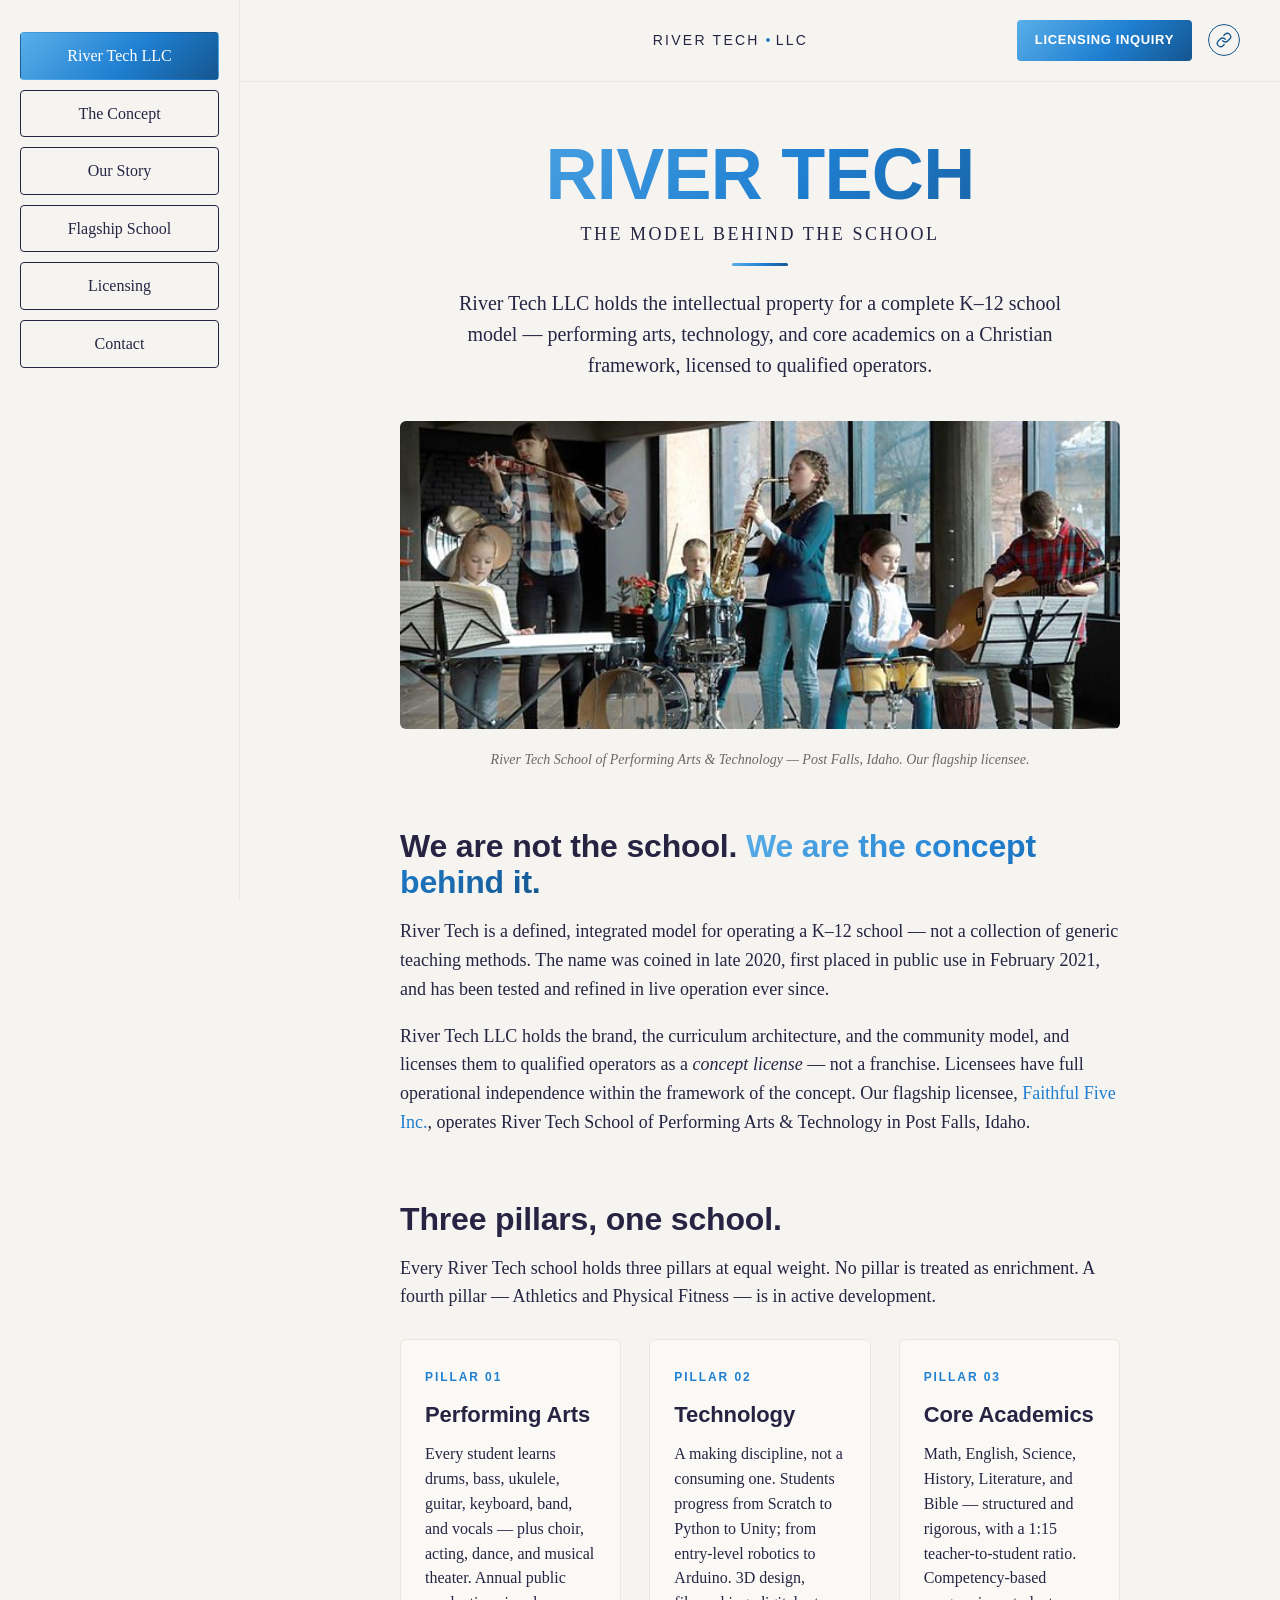
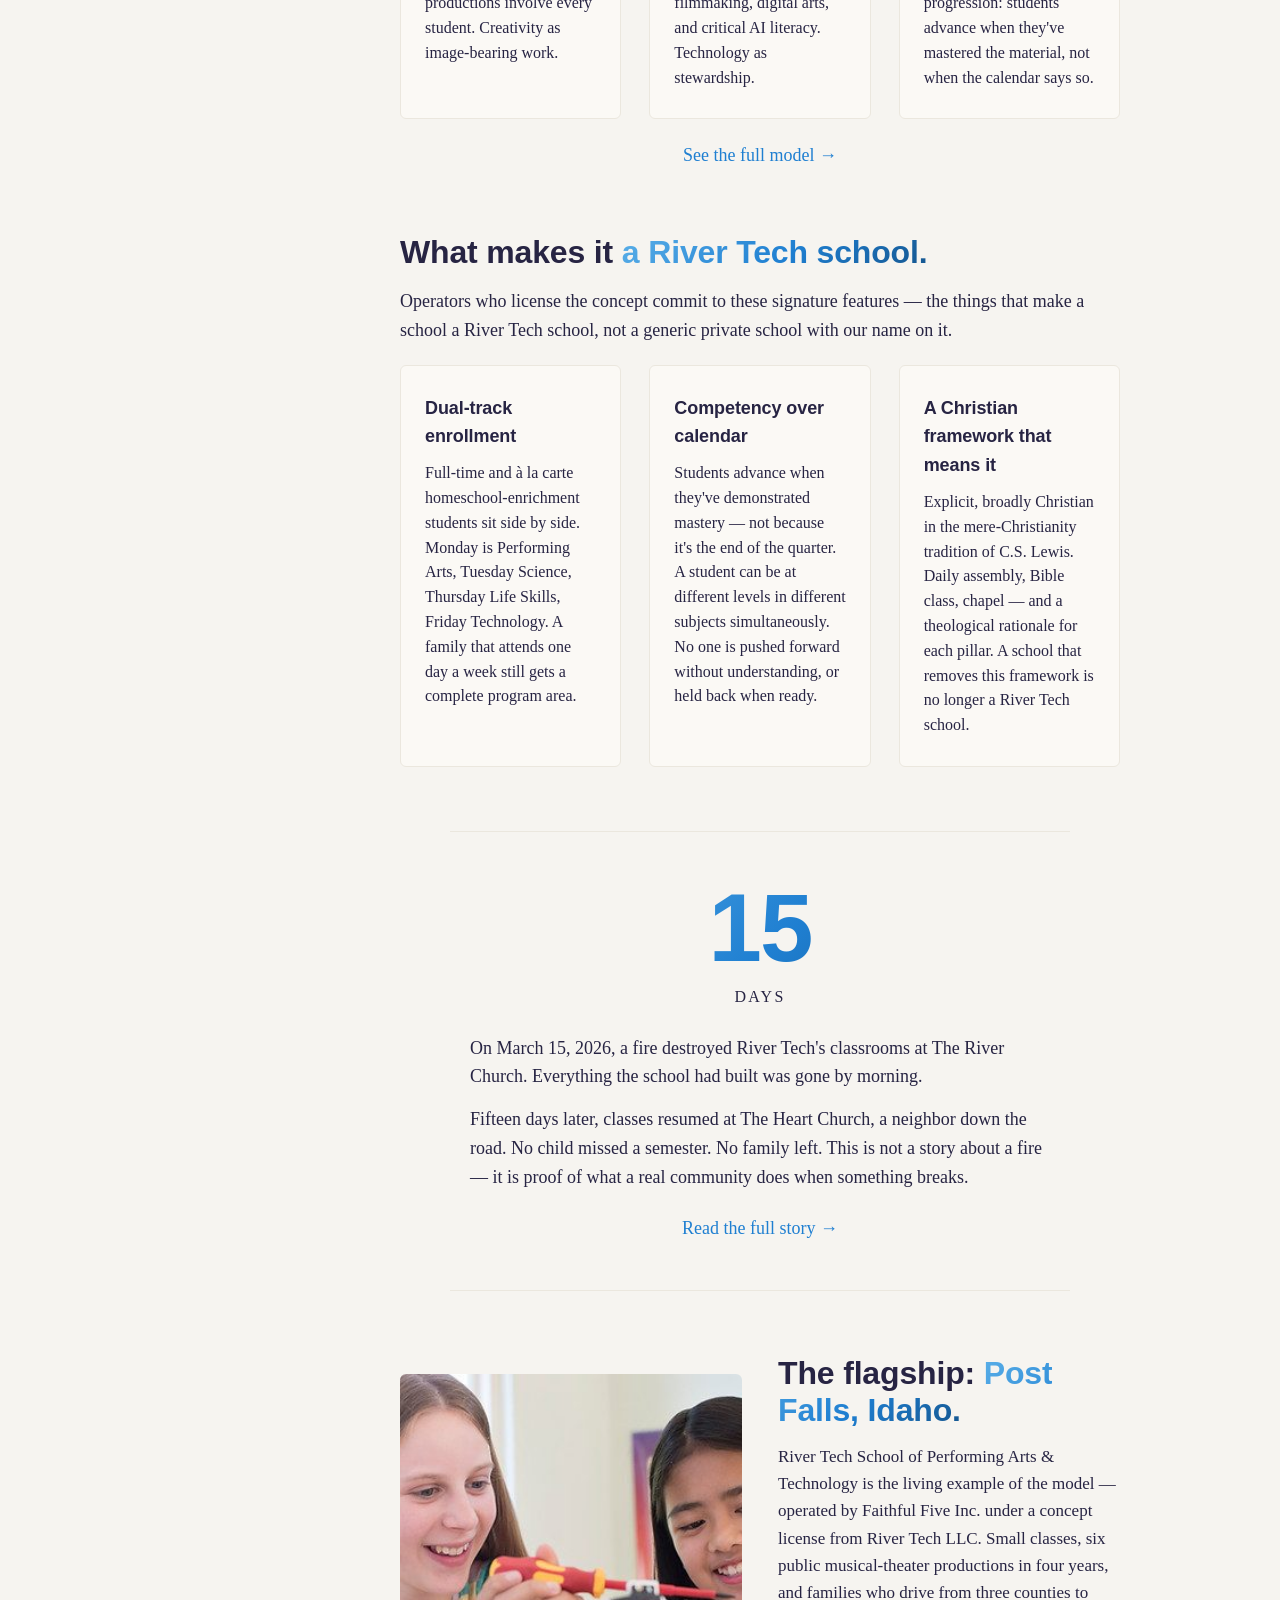
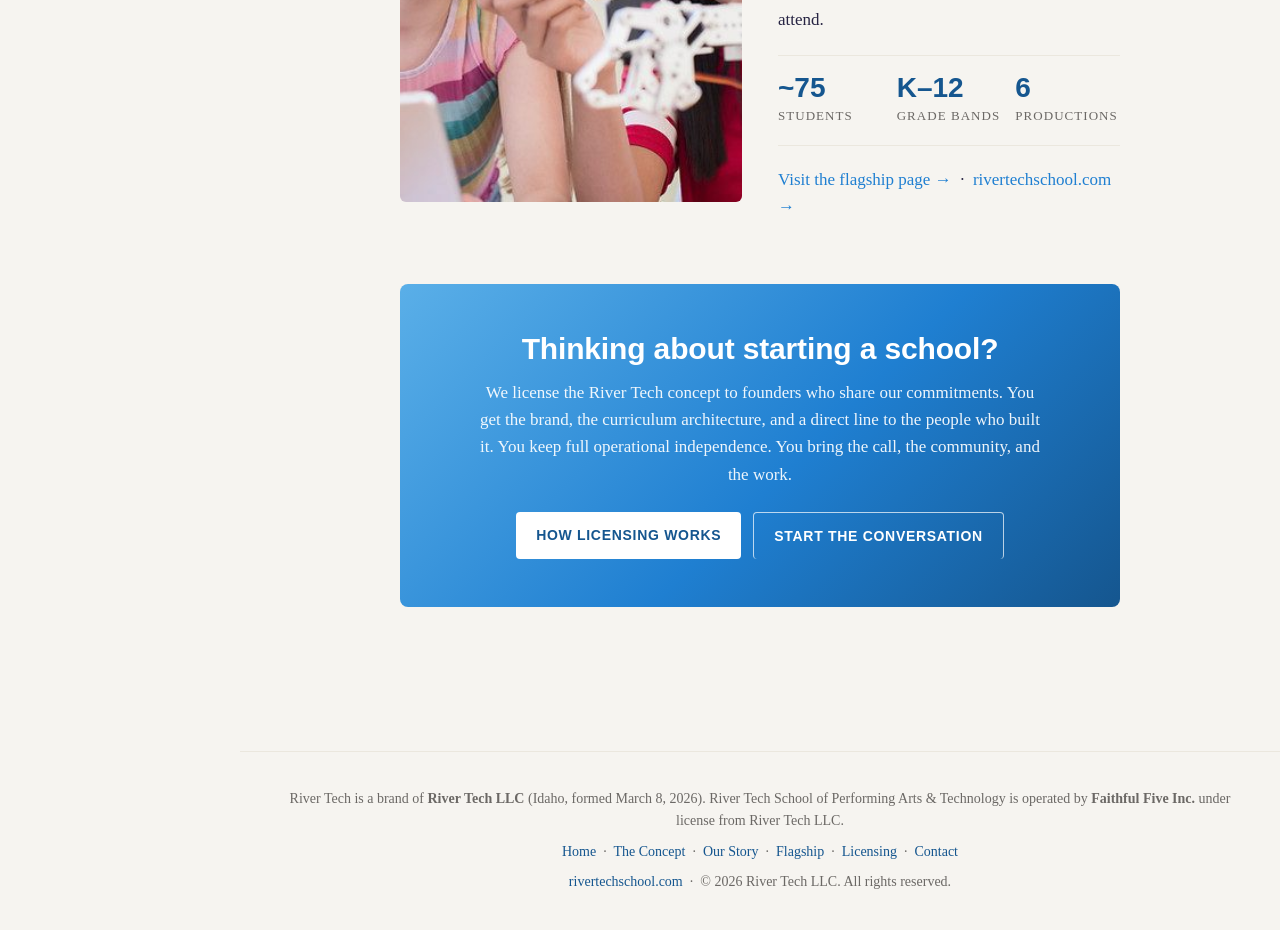
<file: index.html>
<!DOCTYPE html>
<html lang="en">
<head>
<meta charset="UTF-8">
<title>River Tech LLC — A school model worth building</title>
<meta name="viewport" content="width=device-width, initial-scale=1.0">
<meta name="description" content="River Tech LLC holds the intellectual property for a complete K–12 school model — performing arts, technology, and core academics on a Christian framework. Licensed to qualified operators.">
<meta property="og:title" content="River Tech LLC — A school model worth building">
<meta property="og:description" content="River Tech LLC holds the intellectual property for a complete K–12 school model — performing arts, technology, and core academics on a Christian framework. Licensed to qualified operators.">
<meta property="og:type" content="website">
<link rel="icon" href="data:image/svg+xml;utf8,<svg xmlns='http://www.w3.org/2000/svg' viewBox='0 0 100 100'><defs><linearGradient id='g' x1='0' y1='0' x2='1' y2='1'><stop offset='0' stop-color='%235AAFE8'/><stop offset='0.5' stop-color='%231F7FD1'/><stop offset='1' stop-color='%2315568F'/></linearGradient></defs><rect width='100' height='100' rx='16' fill='url(%23g)'/><text x='50' y='66' text-anchor='middle' font-family='Arial,sans-serif' font-size='56' font-weight='700' fill='white'>R</text></svg>">
<link rel="stylesheet" href="assets/css/base.css">
<link rel="stylesheet" href="assets/css/style.css?v=5">
</head>
<body>

<div class="layout">

  <aside class="sidebar">
    <a class="nav-item active" href="index.html">River Tech LLC</a>
    <a class="nav-item" href="pages/concept.html">The Concept</a>
    <a class="nav-item" href="pages/story.html">Our Story</a>
    <a class="nav-item" href="pages/flagship.html">Flagship School</a>
    <a class="nav-item" href="pages/licensing.html">Licensing</a>
    <a class="nav-item" href="pages/contact.html">Contact</a>
  </aside>

  <div class="main">

    <header class="topbar">
      <button class="mobile-toggle" aria-label="Open menu" aria-expanded="false">
        <svg viewBox="0 0 24 24" fill="none" stroke="currentColor" stroke-width="2" stroke-linecap="round"><line x1="4" y1="7" x2="20" y2="7"/><line x1="4" y1="12" x2="20" y2="12"/><line x1="4" y1="17" x2="20" y2="17"/></svg>
      </button>
      <div class="site-title">RIVER TECH<span class="dot"></span>LLC</div>
      <a href="pages/licensing.html" class="enroll-btn">Licensing Inquiry</a>
      <div class="social">
        <a href="https://rivertechschool.com" aria-label="River Tech School" target="_blank" rel="noopener">
          <svg viewBox="0 0 24 24" fill="none" stroke="currentColor" stroke-width="2" stroke-linecap="round"><path d="M10 13a5 5 0 007.54.54l3-3a5 5 0 00-7.07-7.07l-1.72 1.71"/><path d="M14 11a5 5 0 00-7.54-.54l-3 3a5 5 0 007.07 7.07l1.71-1.71"/></svg>
        </a>
      </div>
    </header>

    <div class="content">
      <!-- ======================= HERO ======================= -->
      <section style="margin-bottom:56px;">
        <div class="welcome">RIVER TECH</div>
        <div class="kicker">The model behind the school</div>
        <div class="rule"></div>
        <p class="lede">
          River Tech LLC holds the intellectual property for a complete K–12 school model —
          performing arts, technology, and core academics on a Christian framework, licensed
          to qualified operators.
        </p>
        <div class="photo hero">
          <img src="assets/images/photos/Music_Class.jpg" alt="River Tech students in a music class — violin, drums, saxophone, and guitar">
        </div>
        <p class="img-caption">River Tech School of Performing Arts &amp; Technology — Post Falls, Idaho. Our flagship licensee.</p>
      </section>

      <!-- ======================= WHAT WE ARE ======================= -->
      <section>
        <h2>We are not the school. <span class="accent">We are the concept behind it.</span></h2>
        <p>
          River Tech is a defined, integrated model for operating a K–12 school — not a
          collection of generic teaching methods. The name was coined in late 2020, first
          placed in public use in February 2021, and has been tested and refined in live
          operation ever since.
        </p>
        <p>
          River Tech LLC holds the brand, the curriculum architecture, and the community
          model, and licenses them to qualified operators as a <em>concept license</em> —
          not a franchise. Licensees have full operational independence within the framework
          of the concept. Our flagship licensee, <a href="pages/flagship.html">Faithful Five Inc.</a>,
          operates River Tech School of Performing Arts &amp; Technology in Post Falls, Idaho.
        </p>
      </section>

      <!-- ======================= THREE PILLARS ======================= -->
      <section>
        <h2>Three pillars, one school.</h2>
        <p style="margin-bottom: 28px;">
          Every River Tech school holds three pillars at equal weight. No pillar is treated as
          enrichment. A fourth pillar — Athletics and Physical Fitness — is in active development.
        </p>
        <div class="pillars">
          <div class="pillar">
            <div class="pillar-num">Pillar 01</div>
            <h3>Performing Arts</h3>
            <p>Every student learns drums, bass, ukulele, guitar, keyboard, band, and vocals — plus choir, acting, dance, and musical theater. Annual public productions involve every student. Creativity as image-bearing work.</p>
          </div>
          <div class="pillar">
            <div class="pillar-num">Pillar 02</div>
            <h3>Technology</h3>
            <p>A making discipline, not a consuming one. Students progress from Scratch to Python to Unity; from entry-level robotics to Arduino. 3D design, filmmaking, digital arts, and critical AI literacy. Technology as stewardship.</p>
          </div>
          <div class="pillar">
            <div class="pillar-num">Pillar 03</div>
            <h3>Core Academics</h3>
            <p>Math, English, Science, History, Literature, and Bible — structured and rigorous, with a 1:15 teacher-to-student ratio. Competency-based progression: students advance when they've mastered the material, not when the calendar says so.</p>
          </div>
        </div>
        <p style="margin-top: 22px; text-align: center;">
          <a href="pages/concept.html">See the full model →</a>
        </p>
      </section>

      <!-- ======================= WHAT MAKES IT DISTINCTIVE ======================= -->
      <section>
        <h2>What makes it <span class="accent">a River Tech school.</span></h2>
        <p style="margin-bottom: 20px;">
          Operators who license the concept commit to these signature features — the things
          that make a school a River Tech school, not a generic private school with our name on it.
        </p>
        <div class="pillars">
          <div class="pillar">
            <h3 style="font-size:18px;">Dual-track enrollment</h3>
            <p>Full-time and à la carte homeschool-enrichment students sit side by side. Monday is Performing Arts, Tuesday Science, Thursday Life Skills, Friday Technology. A family that attends one day a week still gets a complete program area.</p>
          </div>
          <div class="pillar">
            <h3 style="font-size:18px;">Competency over calendar</h3>
            <p>Students advance when they've demonstrated mastery — not because it's the end of the quarter. A student can be at different levels in different subjects simultaneously. No one is pushed forward without understanding, or held back when ready.</p>
          </div>
          <div class="pillar">
            <h3 style="font-size:18px;">A Christian framework that means it</h3>
            <p>Explicit, broadly Christian in the mere-Christianity tradition of C.S. Lewis. Daily assembly, Bible class, chapel — and a theological rationale for each pillar. A school that removes this framework is no longer a River Tech school.</p>
          </div>
        </div>
      </section>

      <!-- ======================= FIRE / FIFTEEN DAYS ======================= -->
      <section>
        <div class="story-block">
          <div class="big-number">15</div>
          <div class="big-label">DAYS</div>
          <p>
            On March 15, 2026, a fire destroyed River Tech's classrooms at The River Church.
            Everything the school had built was gone by morning.
          </p>
          <p>
            Fifteen days later, classes resumed at The Heart Church, a neighbor down the road.
            No child missed a semester. No family left. This is not a story about a fire —
            it is proof of what a real community does when something breaks.
          </p>
          <p style="text-align:center; margin-top: 22px;">
            <a href="pages/story.html#fire">Read the full story →</a>
          </p>
        </div>
      </section>

      <!-- ======================= FLAGSHIP ======================= -->
      <section>
        <div class="split">
          <div class="photo portrait">
            <img src="assets/images/photos/Girls_Building_Robot.jpg" alt="Two girls collaborating on a robotics build">
          </div>
          <div>
            <h2>The flagship: <span class="accent">Post Falls, Idaho.</span></h2>
            <p>
              River Tech School of Performing Arts &amp; Technology is the living example of
              the model — operated by Faithful Five Inc. under a concept license from River
              Tech LLC. Small classes, six public musical-theater productions in four years,
              and families who drive from three counties to attend.
            </p>
            <div class="stats">
              <div class="stat"><div class="n">~75</div><div class="l">Students</div></div>
              <div class="stat"><div class="n">K–12</div><div class="l">Grade bands</div></div>
              <div class="stat"><div class="n">6</div><div class="l">Productions</div></div>
            </div>
            <p>
              <a href="pages/flagship.html">Visit the flagship page →</a>
              &nbsp;&middot;&nbsp;
              <a href="https://rivertechschool.com" target="_blank" rel="noopener">rivertechschool.com →</a>
            </p>
          </div>
        </div>
      </section>

      <!-- ======================= LICENSING CTA ======================= -->
      <section>
        <div class="cta-block">
          <h2>Thinking about starting a school?</h2>
          <p>
            We license the River Tech concept to founders who share our commitments. You get
            the brand, the curriculum architecture, and a direct line to the people who built
            it. You keep full operational independence. You bring the call, the community, and
            the work.
          </p>
          <div class="cta-row">
            <a href="pages/licensing.html" class="btn btn-solid">How licensing works</a>
            <a href="pages/contact.html" class="btn btn-outline">Start the conversation</a>
          </div>
        </div>
      </section>

    </div>

    <footer>
      <div class="legal">
        River Tech is a brand of <strong>River Tech LLC</strong> (Idaho, formed March 8, 2026).
        River Tech School of Performing Arts &amp; Technology is operated by <strong>Faithful
        Five Inc.</strong> under license from River Tech LLC.
      </div>
      <div>
        <a href="index.html">Home</a>
        &nbsp;·&nbsp;
        <a href="pages/concept.html">The Concept</a>
        &nbsp;·&nbsp;
        <a href="pages/story.html">Our Story</a>
        &nbsp;·&nbsp;
        <a href="pages/flagship.html">Flagship</a>
        &nbsp;·&nbsp;
        <a href="pages/licensing.html">Licensing</a>
        &nbsp;·&nbsp;
        <a href="pages/contact.html">Contact</a>
      </div>
      <div style="margin-top:8px;">
        <a href="https://rivertechschool.com" target="_blank" rel="noopener">rivertechschool.com</a>
        &nbsp;·&nbsp;
        © 2026 River Tech LLC. All rights reserved.
      </div>
    </footer>

  </div>
</div>

<div class="mobile-overlay" role="dialog" aria-modal="true">
  <button class="close" aria-label="Close menu" onclick="document.querySelector('.mobile-overlay').classList.remove('open'); document.querySelector('.mobile-toggle').setAttribute('aria-expanded','false'); document.body.style.overflow='';">×</button>
  <div class="mobile-brand">RIVER TECH · LLC</div>
    <a class="mobile-link" href="index.html">River Tech LLC</a>
    <a class="mobile-link" href="pages/concept.html">The Concept</a>
    <a class="mobile-link" href="pages/story.html">Our Story</a>
    <a class="mobile-link" href="pages/flagship.html">Flagship School</a>
    <a class="mobile-link" href="pages/licensing.html">Licensing</a>
    <a class="mobile-link" href="pages/contact.html">Contact</a>
</div>

<script src="assets/js/main.js"></script>
</body>
</html>
</file>
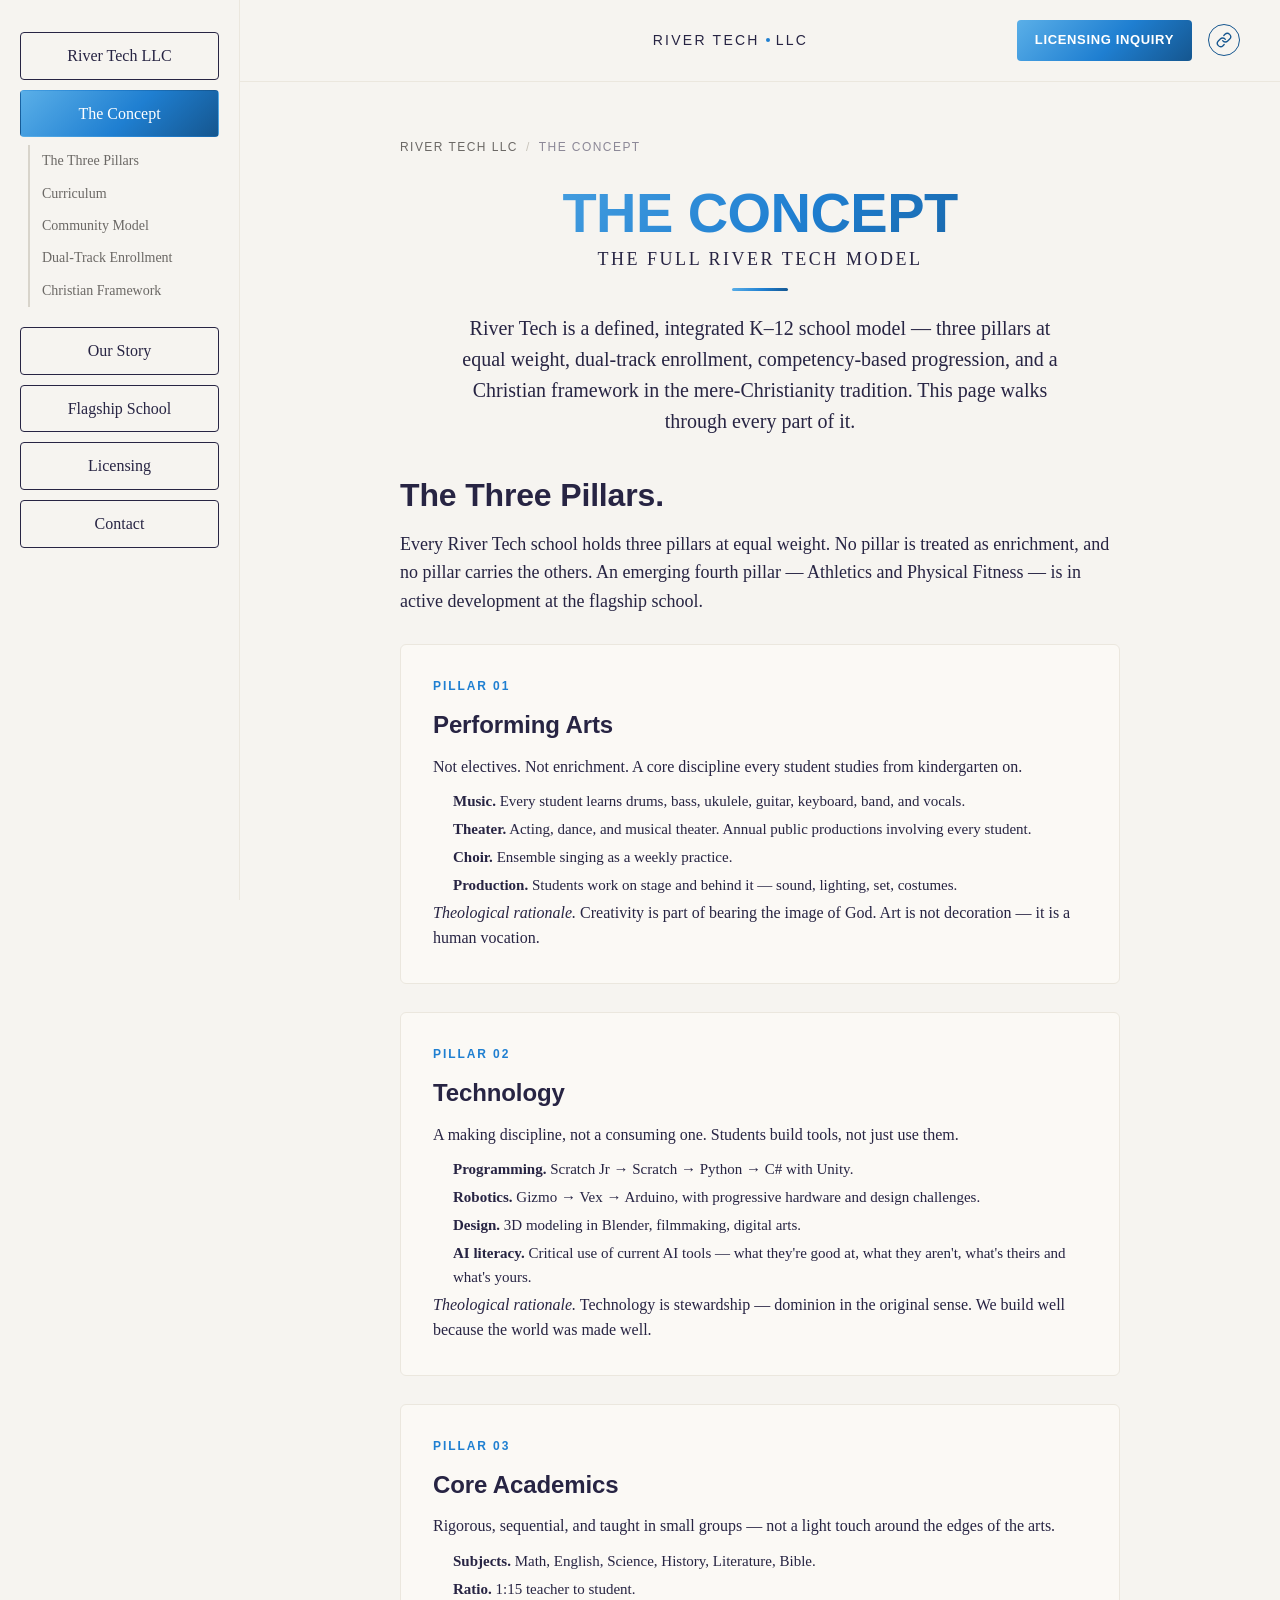
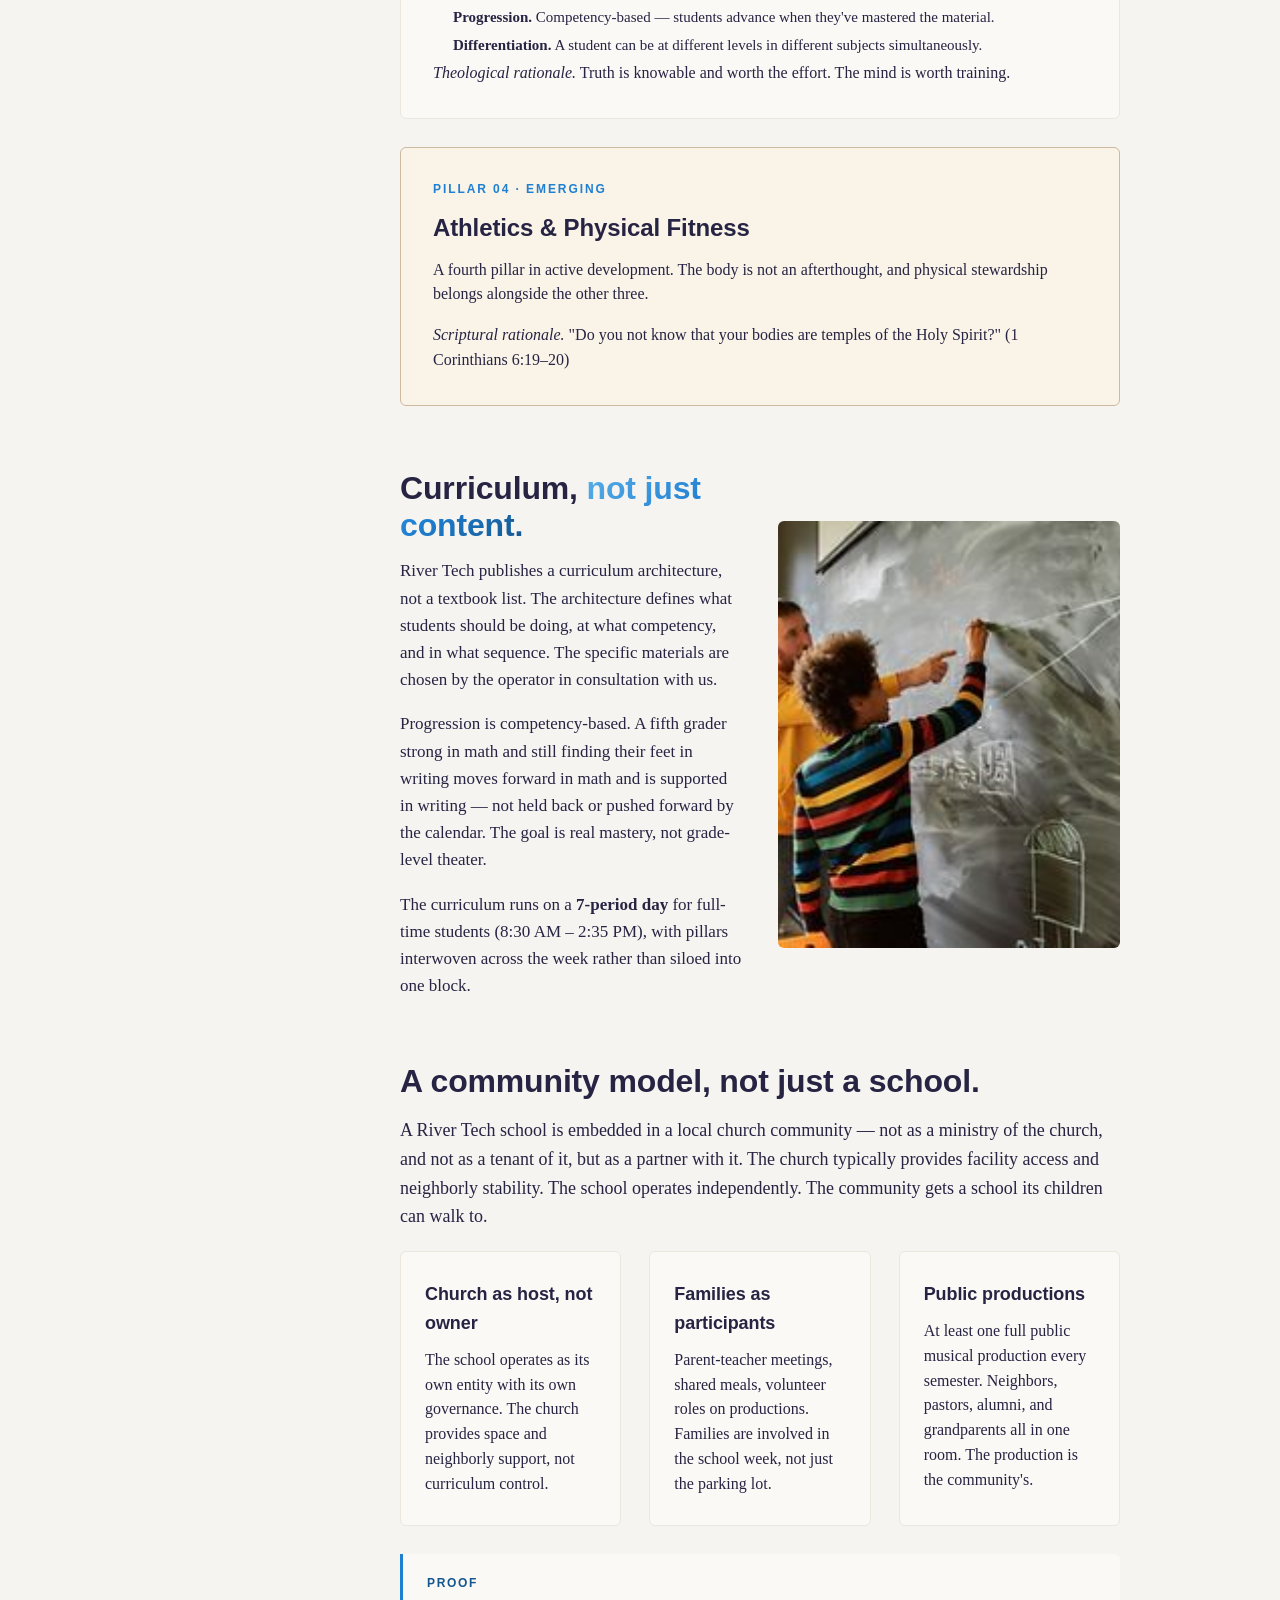
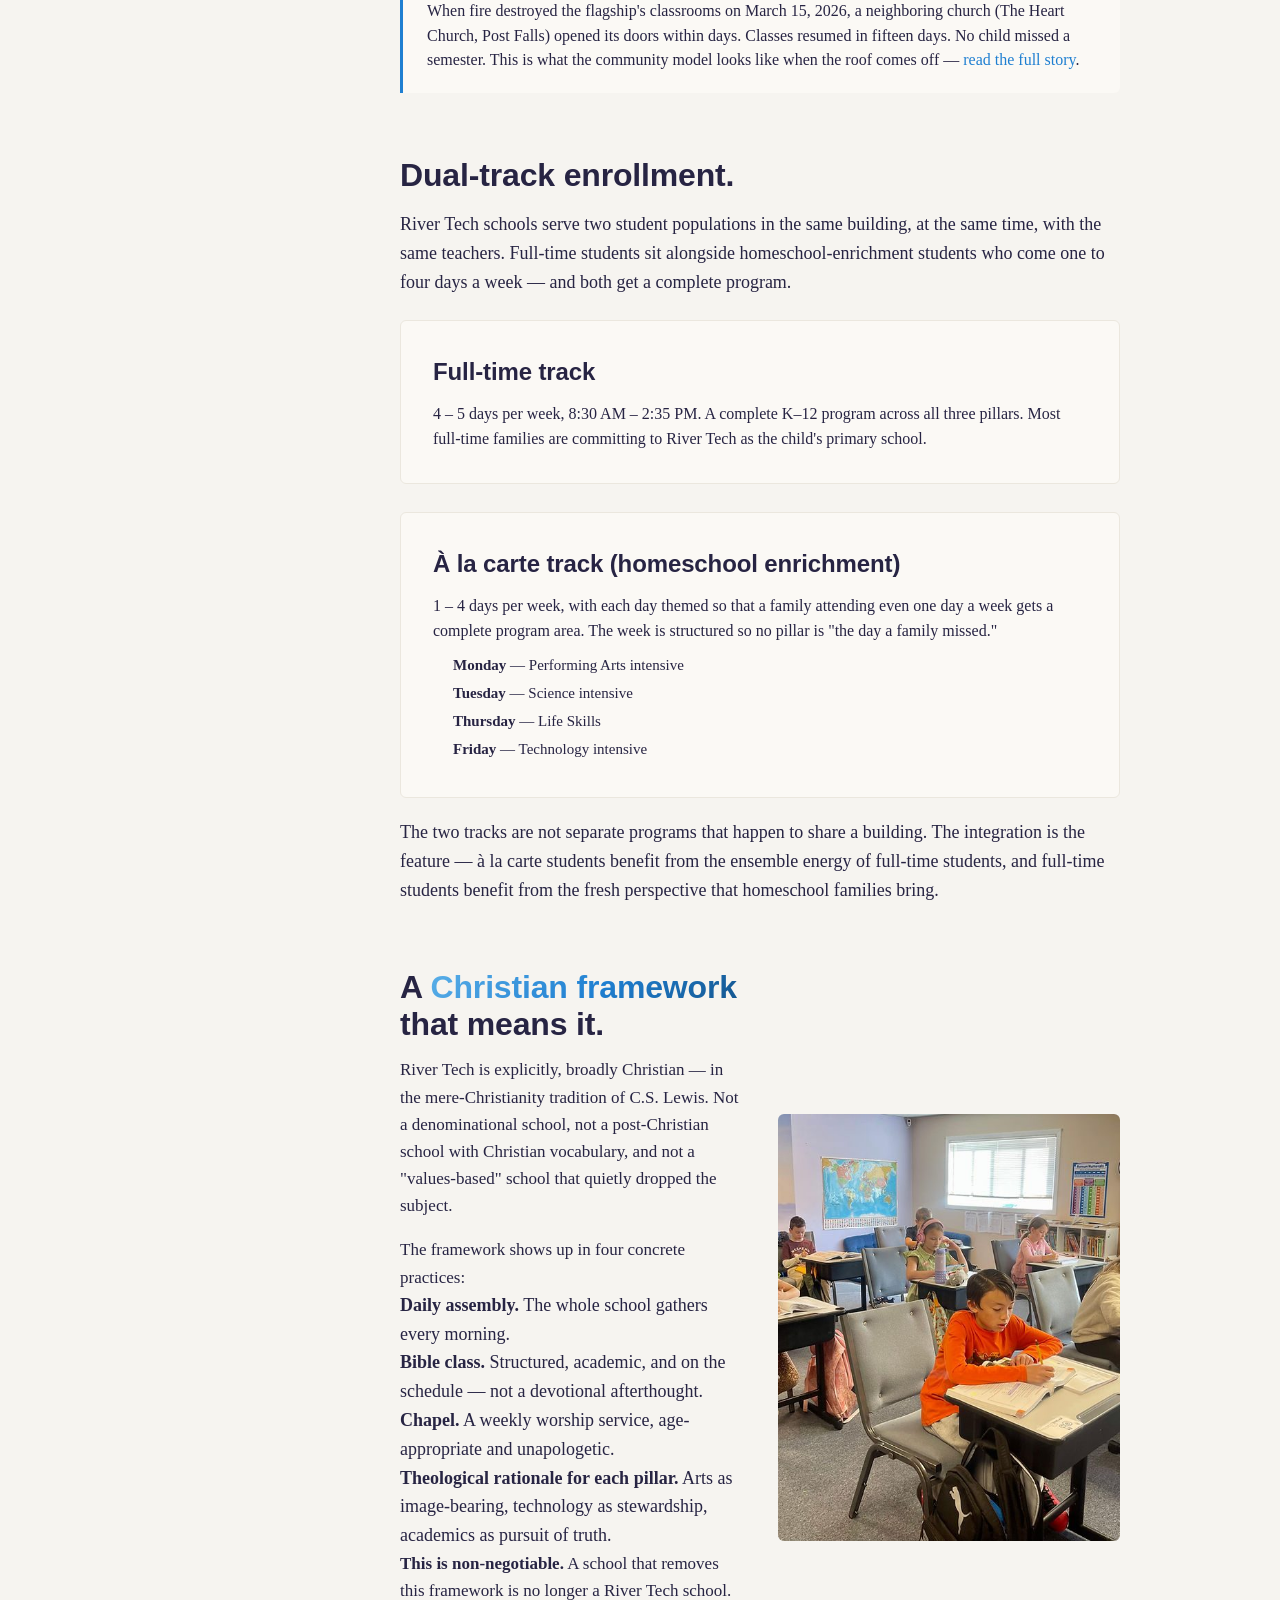
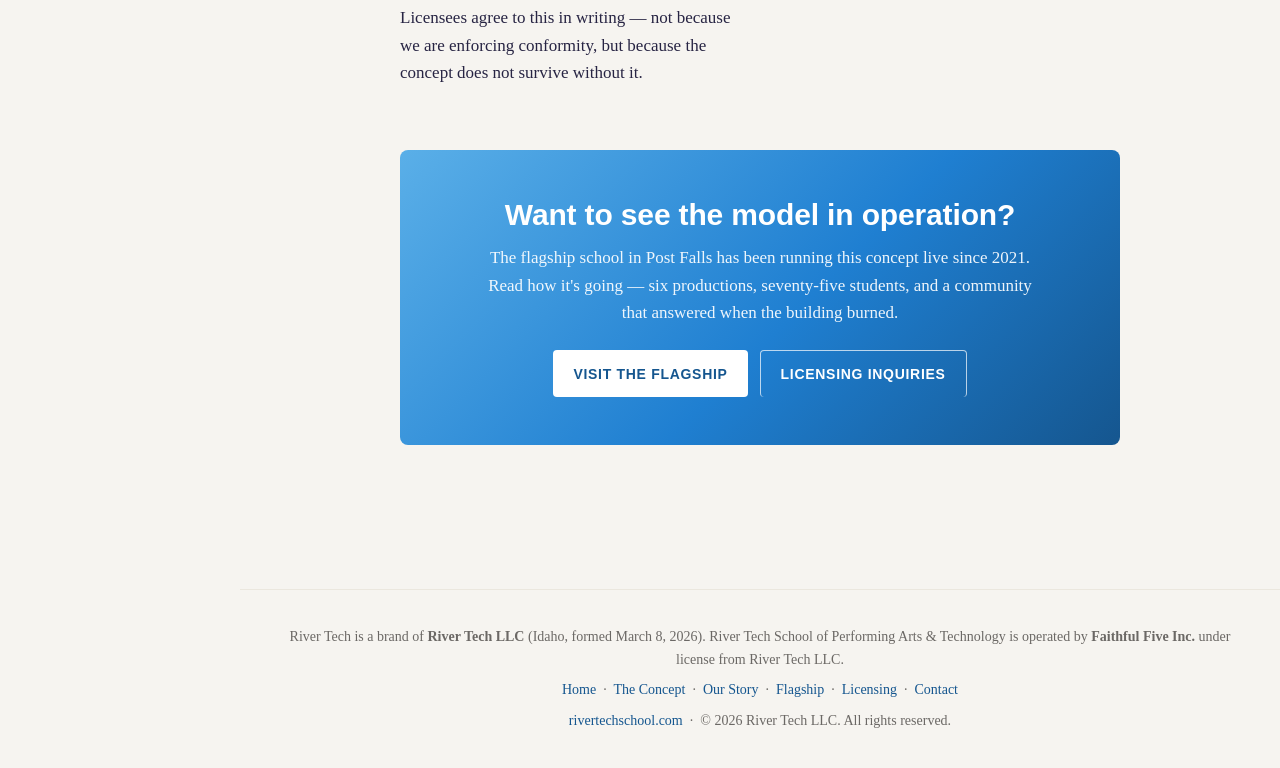
<file: pages/concept.html>
<!DOCTYPE html>
<html lang="en">
<head>
<meta charset="UTF-8">
<title>The Concept — River Tech LLC</title>
<meta name="viewport" content="width=device-width, initial-scale=1.0">
<meta name="description" content="The River Tech educational model: three pillars, competency-based progression, dual-track enrollment, Christian framework, and community model.">
<meta property="og:title" content="The Concept — River Tech LLC">
<meta property="og:description" content="The River Tech educational model: three pillars, competency-based progression, dual-track enrollment, Christian framework, and community model.">
<meta property="og:type" content="website">
<link rel="icon" href="data:image/svg+xml;utf8,<svg xmlns='http://www.w3.org/2000/svg' viewBox='0 0 100 100'><defs><linearGradient id='g' x1='0' y1='0' x2='1' y2='1'><stop offset='0' stop-color='%235AAFE8'/><stop offset='0.5' stop-color='%231F7FD1'/><stop offset='1' stop-color='%2315568F'/></linearGradient></defs><rect width='100' height='100' rx='16' fill='url(%23g)'/><text x='50' y='66' text-anchor='middle' font-family='Arial,sans-serif' font-size='56' font-weight='700' fill='white'>R</text></svg>">
<link rel="stylesheet" href="../assets/css/base.css">
<link rel="stylesheet" href="../assets/css/style.css?v=5">
</head>
<body>

<div class="layout">

  <aside class="sidebar">
    <a class="nav-item" href="../index.html">River Tech LLC</a>
    <a class="nav-item active" href="concept.html">The Concept</a>
    <nav class="sub-nav">
      <a href="#pillars">The Three Pillars</a>
      <a href="#curriculum">Curriculum</a>
      <a href="#community">Community Model</a>
      <a href="#enrollment">Dual-Track Enrollment</a>
      <a href="#faith">Christian Framework</a>
    </nav>
    <a class="nav-item" href="story.html">Our Story</a>
    <a class="nav-item" href="flagship.html">Flagship School</a>
    <a class="nav-item" href="licensing.html">Licensing</a>
    <a class="nav-item" href="contact.html">Contact</a>
  </aside>

  <div class="main">

    <header class="topbar">
      <button class="mobile-toggle" aria-label="Open menu" aria-expanded="false">
        <svg viewBox="0 0 24 24" fill="none" stroke="currentColor" stroke-width="2" stroke-linecap="round"><line x1="4" y1="7" x2="20" y2="7"/><line x1="4" y1="12" x2="20" y2="12"/><line x1="4" y1="17" x2="20" y2="17"/></svg>
      </button>
      <div class="site-title">RIVER TECH<span class="dot"></span>LLC</div>
      <a href="licensing.html" class="enroll-btn">Licensing Inquiry</a>
      <div class="social">
        <a href="https://rivertechschool.com" aria-label="River Tech School" target="_blank" rel="noopener">
          <svg viewBox="0 0 24 24" fill="none" stroke="currentColor" stroke-width="2" stroke-linecap="round"><path d="M10 13a5 5 0 007.54.54l3-3a5 5 0 00-7.07-7.07l-1.72 1.71"/><path d="M14 11a5 5 0 00-7.54-.54l-3 3a5 5 0 007.07 7.07l1.71-1.71"/></svg>
        </a>
      </div>
    </header>

    <div class="content">
      <!-- ======================= BREADCRUMBS ======================= -->
      <nav class="crumbs" aria-label="Breadcrumb">
        <a href="../index.html">River Tech LLC</a><span class="sep">/</span><span>The Concept</span>
      </nav>

      <!-- ======================= HEADER ======================= -->
      <section style="margin-bottom:40px;">
        <div class="welcome small tight">THE CONCEPT</div>
        <div class="kicker">The full River Tech model</div>
        <div class="rule"></div>
        <p class="lede">
          River Tech is a defined, integrated K–12 school model — three pillars at equal weight,
          dual-track enrollment, competency-based progression, and a Christian framework in the
          mere-Christianity tradition. This page walks through every part of it.
        </p>
      </section>

      <!-- ======================= THREE PILLARS ======================= -->
      <section id="pillars">
        <h2>The Three Pillars.</h2>
        <p style="margin-bottom: 28px;">
          Every River Tech school holds three pillars at equal weight. No pillar is treated as
          enrichment, and no pillar carries the others. An emerging fourth pillar — Athletics
          and Physical Fitness — is in active development at the flagship school.
        </p>

        <div class="pillars">
          <div class="pillar full">
            <div class="pillar-num">Pillar 01</div>
            <h3>Performing Arts</h3>
            <p>Not electives. Not enrichment. A core discipline every student studies from kindergarten on.</p>
            <ul>
              <li><strong>Music.</strong> Every student learns drums, bass, ukulele, guitar, keyboard, band, and vocals.</li>
              <li><strong>Theater.</strong> Acting, dance, and musical theater. Annual public productions involving every student.</li>
              <li><strong>Choir.</strong> Ensemble singing as a weekly practice.</li>
              <li><strong>Production.</strong> Students work on stage and behind it — sound, lighting, set, costumes.</li>
            </ul>
            <p><em>Theological rationale.</em> Creativity is part of bearing the image of God. Art is not decoration — it is a human vocation.</p>
          </div>

          <div class="pillar full">
            <div class="pillar-num">Pillar 02</div>
            <h3>Technology</h3>
            <p>A making discipline, not a consuming one. Students build tools, not just use them.</p>
            <ul>
              <li><strong>Programming.</strong> Scratch Jr → Scratch → Python → C# with Unity.</li>
              <li><strong>Robotics.</strong> Gizmo → Vex → Arduino, with progressive hardware and design challenges.</li>
              <li><strong>Design.</strong> 3D modeling in Blender, filmmaking, digital arts.</li>
              <li><strong>AI literacy.</strong> Critical use of current AI tools — what they're good at, what they aren't, what's theirs and what's yours.</li>
            </ul>
            <p><em>Theological rationale.</em> Technology is stewardship — dominion in the original sense. We build well because the world was made well.</p>
          </div>

          <div class="pillar full">
            <div class="pillar-num">Pillar 03</div>
            <h3>Core Academics</h3>
            <p>Rigorous, sequential, and taught in small groups — not a light touch around the edges of the arts.</p>
            <ul>
              <li><strong>Subjects.</strong> Math, English, Science, History, Literature, Bible.</li>
              <li><strong>Ratio.</strong> 1:15 teacher to student.</li>
              <li><strong>Progression.</strong> Competency-based — students advance when they've mastered the material.</li>
              <li><strong>Differentiation.</strong> A student can be at different levels in different subjects simultaneously.</li>
            </ul>
            <p><em>Theological rationale.</em> Truth is knowable and worth the effort. The mind is worth training.</p>
          </div>

          <div class="pillar full" style="border-color: #cdb9a0; background: #faf3e8;">
            <div class="pillar-num">Pillar 04 · Emerging</div>
            <h3>Athletics &amp; Physical Fitness</h3>
            <p>A fourth pillar in active development. The body is not an afterthought, and physical stewardship belongs alongside the other three.</p>
            <p><em>Scriptural rationale.</em> "Do you not know that your bodies are temples of the Holy Spirit?" (1 Corinthians 6:19–20)</p>
          </div>
        </div>
      </section>

      <!-- ======================= CURRICULUM ======================= -->
      <section id="curriculum">
        <div class="split">
          <div>
            <h2>Curriculum, <span class="accent">not just content.</span></h2>
            <p>
              River Tech publishes a curriculum architecture, not a textbook list. The architecture
              defines what students should be doing, at what competency, and in what sequence. The
              specific materials are chosen by the operator in consultation with us.
            </p>
            <p>
              Progression is competency-based. A fifth grader strong in math and still finding
              their feet in writing moves forward in math and is supported in writing — not held
              back or pushed forward by the calendar. The goal is real mastery, not grade-level
              theater.
            </p>
            <p>
              The curriculum runs on a <strong>7-period day</strong> for full-time students
              (8:30 AM – 2:35 PM), with pillars interwoven across the week rather than siloed
              into one block.
            </p>
          </div>
          <div class="photo portrait">
            <img src="../assets/images/photos/Math_Tutoring.jpg" alt="A teacher at a chalkboard working through math with a student">
          </div>
        </div>
      </section>

      <!-- ======================= COMMUNITY MODEL ======================= -->
      <section id="community">
        <h2>A community model, not just a school.</h2>
        <p style="margin-bottom: 20px;">
          A River Tech school is embedded in a local church community — not as a ministry of
          the church, and not as a tenant of it, but as a partner with it. The church typically
          provides facility access and neighborly stability. The school operates independently.
          The community gets a school its children can walk to.
        </p>

        <div class="pillars">
          <div class="pillar">
            <h3 style="font-size:18px;">Church as host, not owner</h3>
            <p>The school operates as its own entity with its own governance. The church provides space and neighborly support, not curriculum control.</p>
          </div>
          <div class="pillar">
            <h3 style="font-size:18px;">Families as participants</h3>
            <p>Parent-teacher meetings, shared meals, volunteer roles on productions. Families are involved in the school week, not just the parking lot.</p>
          </div>
          <div class="pillar">
            <h3 style="font-size:18px;">Public productions</h3>
            <p>At least one full public musical production every semester. Neighbors, pastors, alumni, and grandparents all in one room. The production is the community's.</p>
          </div>
        </div>

        <div class="callout" style="margin-top: 28px;">
          <div class="label">PROOF</div>
          <p>
            When fire destroyed the flagship's classrooms on March 15, 2026, a neighboring church
            (The Heart Church, Post Falls) opened its doors within days. Classes resumed in fifteen
            days. No child missed a semester. This is what the community model looks like when the
            roof comes off — <a href="story.html#fire">read the full story</a>.
          </p>
        </div>
      </section>

      <!-- ======================= DUAL-TRACK ENROLLMENT ======================= -->
      <section id="enrollment">
        <h2>Dual-track enrollment.</h2>
        <p style="margin-bottom: 24px;">
          River Tech schools serve two student populations in the same building, at the same time,
          with the same teachers. Full-time students sit alongside homeschool-enrichment students
          who come one to four days a week — and both get a complete program.
        </p>

        <div class="pillars">
          <div class="pillar full">
            <h3>Full-time track</h3>
            <p>4 – 5 days per week, 8:30 AM – 2:35 PM. A complete K–12 program across all three pillars. Most full-time families are committing to River Tech as the child's primary school.</p>
          </div>

          <div class="pillar full">
            <h3>À la carte track (homeschool enrichment)</h3>
            <p>1 – 4 days per week, with each day themed so that a family attending even one day a week gets a complete program area. The week is structured so no pillar is "the day a family missed."</p>
            <ul>
              <li><strong>Monday</strong> — Performing Arts intensive</li>
              <li><strong>Tuesday</strong> — Science intensive</li>
              <li><strong>Thursday</strong> — Life Skills</li>
              <li><strong>Friday</strong> — Technology intensive</li>
            </ul>
          </div>
        </div>

        <p style="margin-top: 20px;">
          The two tracks are not separate programs that happen to share a building. The
          integration is the feature — à la carte students benefit from the ensemble energy of
          full-time students, and full-time students benefit from the fresh perspective that
          homeschool families bring.
        </p>
      </section>

      <!-- ======================= CHRISTIAN FRAMEWORK ======================= -->
      <section id="faith">
        <div class="split reverse">
          <div class="photo portrait">
            <img src="../assets/images/photos/IMG-3768.jpg" alt="A River Tech classroom with a world map on the wall">
          </div>
          <div>
            <h2>A <span class="accent">Christian framework</span> that means it.</h2>
            <p>
              River Tech is explicitly, broadly Christian — in the mere-Christianity tradition
              of C.S. Lewis. Not a denominational school, not a post-Christian school with
              Christian vocabulary, and not a "values-based" school that quietly dropped the
              subject.
            </p>
            <p>The framework shows up in four concrete practices:</p>
            <ul>
              <li><strong>Daily assembly.</strong> The whole school gathers every morning.</li>
              <li><strong>Bible class.</strong> Structured, academic, and on the schedule — not a devotional afterthought.</li>
              <li><strong>Chapel.</strong> A weekly worship service, age-appropriate and unapologetic.</li>
              <li><strong>Theological rationale for each pillar.</strong> Arts as image-bearing, technology as stewardship, academics as pursuit of truth.</li>
            </ul>
            <p>
              <strong>This is non-negotiable.</strong> A school that removes this framework is no
              longer a River Tech school. Licensees agree to this in writing — not because we
              are enforcing conformity, but because the concept does not survive without it.
            </p>
          </div>
        </div>
      </section>

      <!-- ======================= CTA ======================= -->
      <section>
        <div class="cta-block">
          <h2>Want to see the model in operation?</h2>
          <p>
            The flagship school in Post Falls has been running this concept live since 2021.
            Read how it's going — six productions, seventy-five students, and a community that
            answered when the building burned.
          </p>
          <div class="cta-row">
            <a href="flagship.html" class="btn btn-solid">Visit the flagship</a>
            <a href="licensing.html" class="btn btn-outline">Licensing inquiries</a>
          </div>
        </div>
      </section>

    </div>

    <footer>
      <div class="legal">
        River Tech is a brand of <strong>River Tech LLC</strong> (Idaho, formed March 8, 2026).
        River Tech School of Performing Arts &amp; Technology is operated by <strong>Faithful
        Five Inc.</strong> under license from River Tech LLC.
      </div>
      <div>
        <a href="../index.html">Home</a>
        &nbsp;·&nbsp;
        <a href="concept.html">The Concept</a>
        &nbsp;·&nbsp;
        <a href="story.html">Our Story</a>
        &nbsp;·&nbsp;
        <a href="flagship.html">Flagship</a>
        &nbsp;·&nbsp;
        <a href="licensing.html">Licensing</a>
        &nbsp;·&nbsp;
        <a href="contact.html">Contact</a>
      </div>
      <div style="margin-top:8px;">
        <a href="https://rivertechschool.com" target="_blank" rel="noopener">rivertechschool.com</a>
        &nbsp;·&nbsp;
        © 2026 River Tech LLC. All rights reserved.
      </div>
    </footer>

  </div>
</div>

<div class="mobile-overlay" role="dialog" aria-modal="true">
  <button class="close" aria-label="Close menu" onclick="document.querySelector('.mobile-overlay').classList.remove('open'); document.querySelector('.mobile-toggle').setAttribute('aria-expanded','false'); document.body.style.overflow='';">×</button>
  <div class="mobile-brand">RIVER TECH · LLC</div>
    <a class="mobile-link" href="../index.html">River Tech LLC</a>
    <a class="mobile-link" href="concept.html">The Concept</a>
    <a class="mobile-link" href="story.html">Our Story</a>
    <a class="mobile-link" href="flagship.html">Flagship School</a>
    <a class="mobile-link" href="licensing.html">Licensing</a>
    <a class="mobile-link" href="contact.html">Contact</a>
</div>

<script src="../assets/js/main.js"></script>
</body>
</html>
</file>
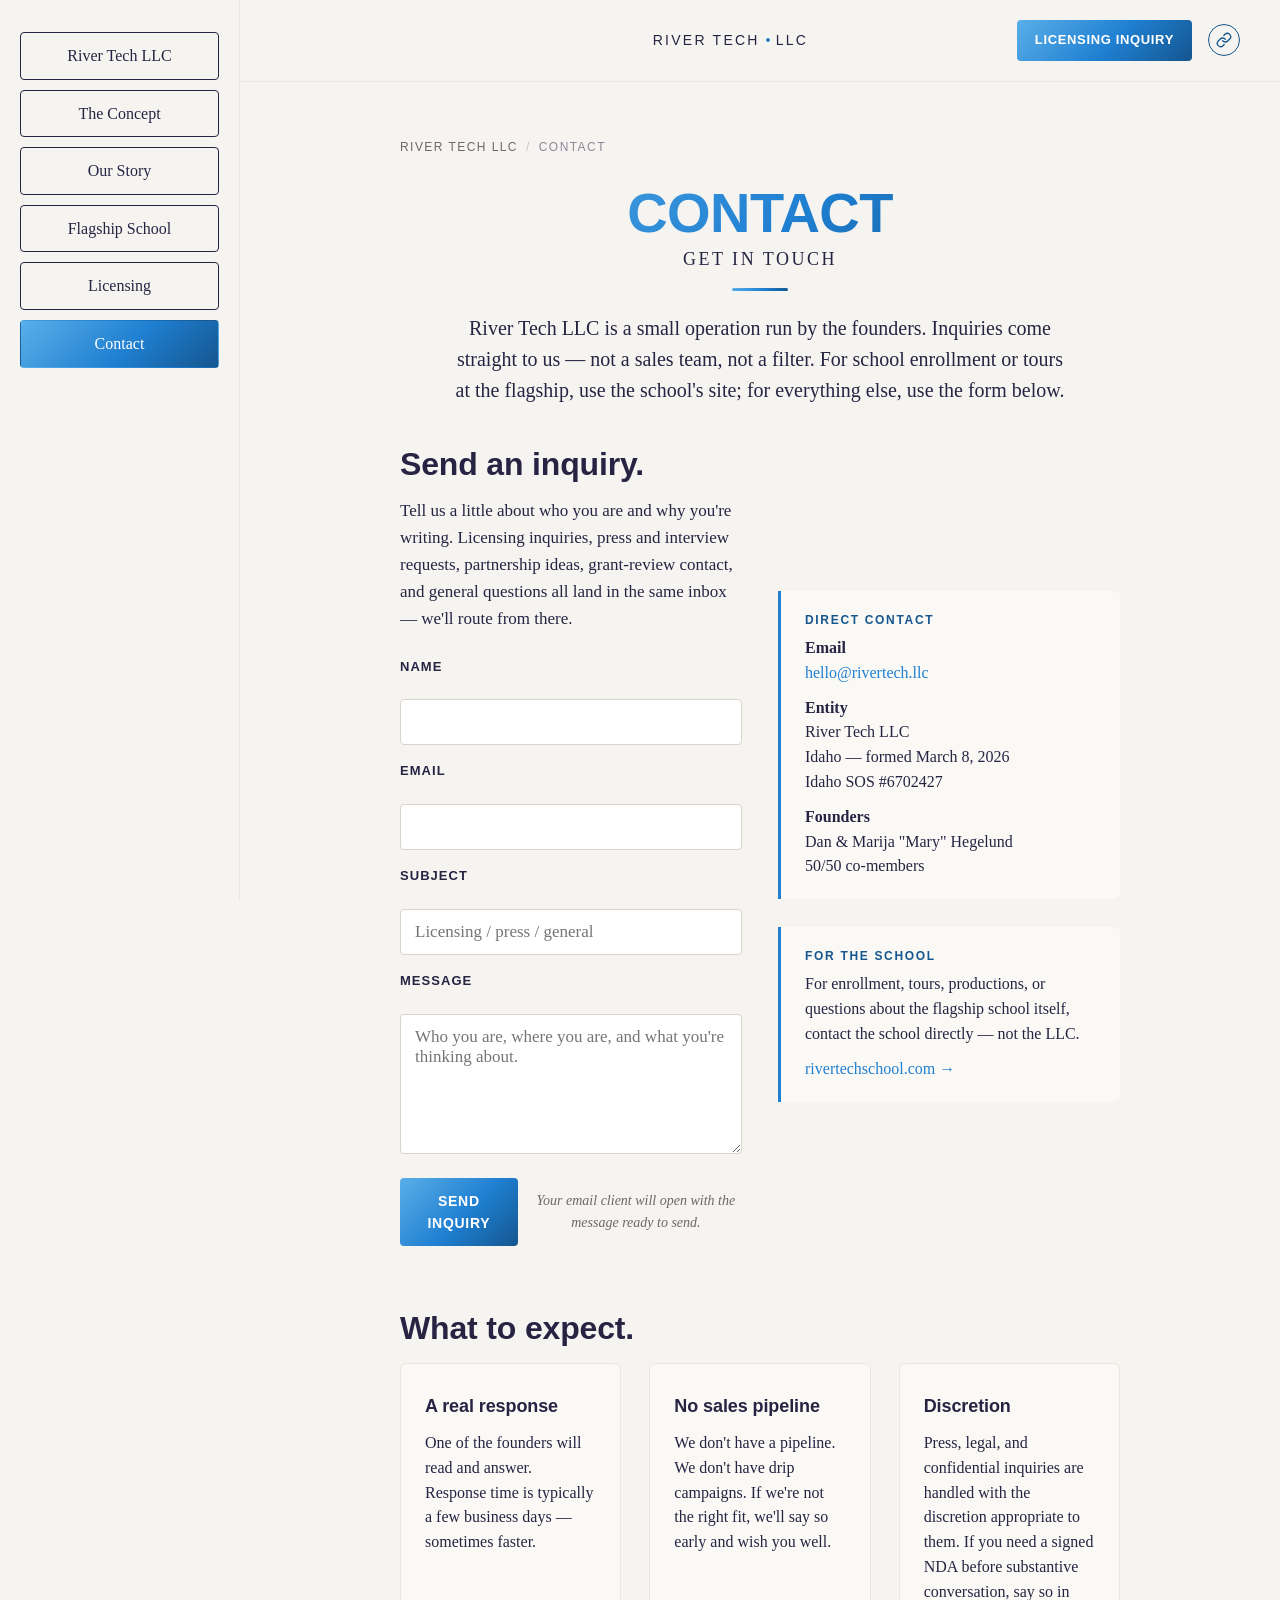
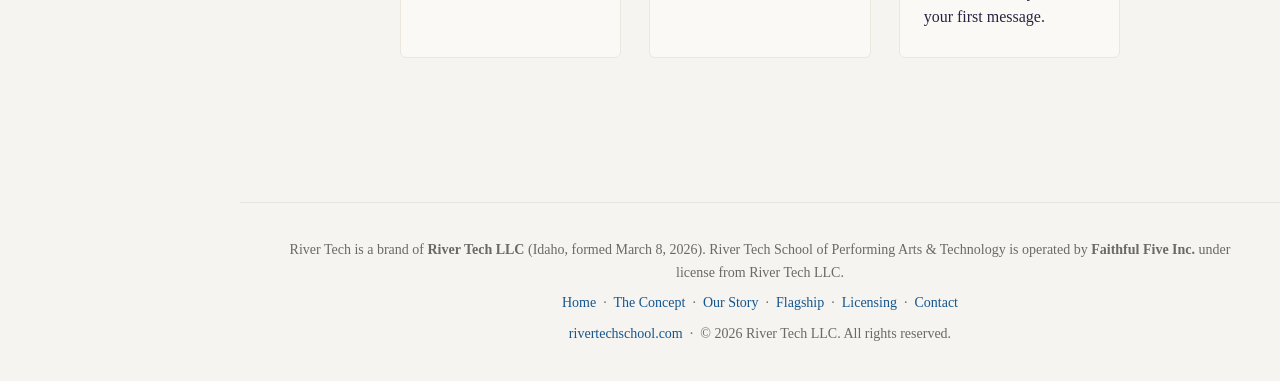
<file: pages/contact.html>
<!DOCTYPE html>
<html lang="en">
<head>
<meta charset="UTF-8">
<title>Contact — River Tech LLC</title>
<meta name="viewport" content="width=device-width, initial-scale=1.0">
<meta name="description" content="Get in touch with River Tech LLC — for licensing inquiries, press, or general questions.">
<meta property="og:title" content="Contact — River Tech LLC">
<meta property="og:description" content="Get in touch with River Tech LLC — for licensing inquiries, press, or general questions.">
<meta property="og:type" content="website">
<link rel="icon" href="data:image/svg+xml;utf8,<svg xmlns='http://www.w3.org/2000/svg' viewBox='0 0 100 100'><defs><linearGradient id='g' x1='0' y1='0' x2='1' y2='1'><stop offset='0' stop-color='%235AAFE8'/><stop offset='0.5' stop-color='%231F7FD1'/><stop offset='1' stop-color='%2315568F'/></linearGradient></defs><rect width='100' height='100' rx='16' fill='url(%23g)'/><text x='50' y='66' text-anchor='middle' font-family='Arial,sans-serif' font-size='56' font-weight='700' fill='white'>R</text></svg>">
<link rel="stylesheet" href="../assets/css/base.css">
<link rel="stylesheet" href="../assets/css/style.css?v=5">
</head>
<body>

<div class="layout">

  <aside class="sidebar">
    <a class="nav-item" href="../index.html">River Tech LLC</a>
    <a class="nav-item" href="concept.html">The Concept</a>
    <a class="nav-item" href="story.html">Our Story</a>
    <a class="nav-item" href="flagship.html">Flagship School</a>
    <a class="nav-item" href="licensing.html">Licensing</a>
    <a class="nav-item active" href="contact.html">Contact</a>
  </aside>

  <div class="main">

    <header class="topbar">
      <button class="mobile-toggle" aria-label="Open menu" aria-expanded="false">
        <svg viewBox="0 0 24 24" fill="none" stroke="currentColor" stroke-width="2" stroke-linecap="round"><line x1="4" y1="7" x2="20" y2="7"/><line x1="4" y1="12" x2="20" y2="12"/><line x1="4" y1="17" x2="20" y2="17"/></svg>
      </button>
      <div class="site-title">RIVER TECH<span class="dot"></span>LLC</div>
      <a href="licensing.html" class="enroll-btn">Licensing Inquiry</a>
      <div class="social">
        <a href="https://rivertechschool.com" aria-label="River Tech School" target="_blank" rel="noopener">
          <svg viewBox="0 0 24 24" fill="none" stroke="currentColor" stroke-width="2" stroke-linecap="round"><path d="M10 13a5 5 0 007.54.54l3-3a5 5 0 00-7.07-7.07l-1.72 1.71"/><path d="M14 11a5 5 0 00-7.54-.54l-3 3a5 5 0 007.07 7.07l1.71-1.71"/></svg>
        </a>
      </div>
    </header>

    <div class="content">
      <!-- ======================= BREADCRUMBS ======================= -->
      <nav class="crumbs" aria-label="Breadcrumb">
        <a href="../index.html">River Tech LLC</a><span class="sep">/</span><span>Contact</span>
      </nav>

      <!-- ======================= HEADER ======================= -->
      <section style="margin-bottom:40px;">
        <div class="welcome small tight">CONTACT</div>
        <div class="kicker">Get in touch</div>
        <div class="rule"></div>
        <p class="lede">
          River Tech LLC is a small operation run by the founders. Inquiries come straight to
          us — not a sales team, not a filter. For school enrollment or tours at the flagship,
          use the school's site; for everything else, use the form below.
        </p>
      </section>

      <!-- ======================= FORM ======================= -->
      <section>
        <div class="split">
          <div>
            <h2>Send an inquiry.</h2>
            <p>
              Tell us a little about who you are and why you're writing. Licensing inquiries,
              press and interview requests, partnership ideas, grant-review contact, and
              general questions all land in the same inbox — we'll route from there.
            </p>
            <form class="inquiry" data-mailto="hello@rivertech.llc">
              <label for="name">Name</label>
              <input type="text" id="name" name="name" required autocomplete="name">

              <label for="email">Email</label>
              <input type="email" id="email" name="email" required autocomplete="email">

              <label for="subject">Subject</label>
              <input type="text" id="subject" name="subject" required placeholder="Licensing / press / general">

              <label for="message">Message</label>
              <textarea id="message" name="message" required placeholder="Who you are, where you are, and what you're thinking about."></textarea>

              <div class="submit-row">
                <button type="submit" class="btn-submit">Send inquiry</button>
                <span class="img-caption" style="margin:0;">Your email client will open with the message ready to send.</span>
              </div>
            </form>
          </div>

          <div>
            <div class="callout">
              <div class="label">DIRECT CONTACT</div>
              <p>
                <strong>Email</strong><br>
                <a href="mailto:hello@rivertech.llc">hello@rivertech.llc</a>
              </p>
              <p>
                <strong>Entity</strong><br>
                River Tech LLC<br>
                Idaho — formed March 8, 2026<br>
                Idaho SOS #6702427
              </p>
              <p>
                <strong>Founders</strong><br>
                Dan &amp; Marija "Mary" Hegelund<br>
                50/50 co-members
              </p>
            </div>

            <div class="callout" style="margin-top: 20px;">
              <div class="label">FOR THE SCHOOL</div>
              <p>
                For enrollment, tours, productions, or questions about the flagship school
                itself, contact the school directly — not the LLC.
              </p>
              <p>
                <a href="https://rivertechschool.com" target="_blank" rel="noopener">rivertechschool.com →</a>
              </p>
            </div>
          </div>
        </div>
      </section>

      <!-- ======================= WHAT TO EXPECT ======================= -->
      <section>
        <h2>What to expect.</h2>
        <div class="pillars">
          <div class="pillar">
            <h3 style="font-size:18px;">A real response</h3>
            <p>One of the founders will read and answer. Response time is typically a few business days — sometimes faster.</p>
          </div>
          <div class="pillar">
            <h3 style="font-size:18px;">No sales pipeline</h3>
            <p>We don't have a pipeline. We don't have drip campaigns. If we're not the right fit, we'll say so early and wish you well.</p>
          </div>
          <div class="pillar">
            <h3 style="font-size:18px;">Discretion</h3>
            <p>Press, legal, and confidential inquiries are handled with the discretion appropriate to them. If you need a signed NDA before substantive conversation, say so in your first message.</p>
          </div>
        </div>
      </section>

    </div>

    <footer>
      <div class="legal">
        River Tech is a brand of <strong>River Tech LLC</strong> (Idaho, formed March 8, 2026).
        River Tech School of Performing Arts &amp; Technology is operated by <strong>Faithful
        Five Inc.</strong> under license from River Tech LLC.
      </div>
      <div>
        <a href="../index.html">Home</a>
        &nbsp;·&nbsp;
        <a href="concept.html">The Concept</a>
        &nbsp;·&nbsp;
        <a href="story.html">Our Story</a>
        &nbsp;·&nbsp;
        <a href="flagship.html">Flagship</a>
        &nbsp;·&nbsp;
        <a href="licensing.html">Licensing</a>
        &nbsp;·&nbsp;
        <a href="contact.html">Contact</a>
      </div>
      <div style="margin-top:8px;">
        <a href="https://rivertechschool.com" target="_blank" rel="noopener">rivertechschool.com</a>
        &nbsp;·&nbsp;
        © 2026 River Tech LLC. All rights reserved.
      </div>
    </footer>

  </div>
</div>

<div class="mobile-overlay" role="dialog" aria-modal="true">
  <button class="close" aria-label="Close menu" onclick="document.querySelector('.mobile-overlay').classList.remove('open'); document.querySelector('.mobile-toggle').setAttribute('aria-expanded','false'); document.body.style.overflow='';">×</button>
  <div class="mobile-brand">RIVER TECH · LLC</div>
    <a class="mobile-link" href="../index.html">River Tech LLC</a>
    <a class="mobile-link" href="concept.html">The Concept</a>
    <a class="mobile-link" href="story.html">Our Story</a>
    <a class="mobile-link" href="flagship.html">Flagship School</a>
    <a class="mobile-link" href="licensing.html">Licensing</a>
    <a class="mobile-link" href="contact.html">Contact</a>
</div>

<script src="../assets/js/main.js"></script>
</body>
</html>
</file>
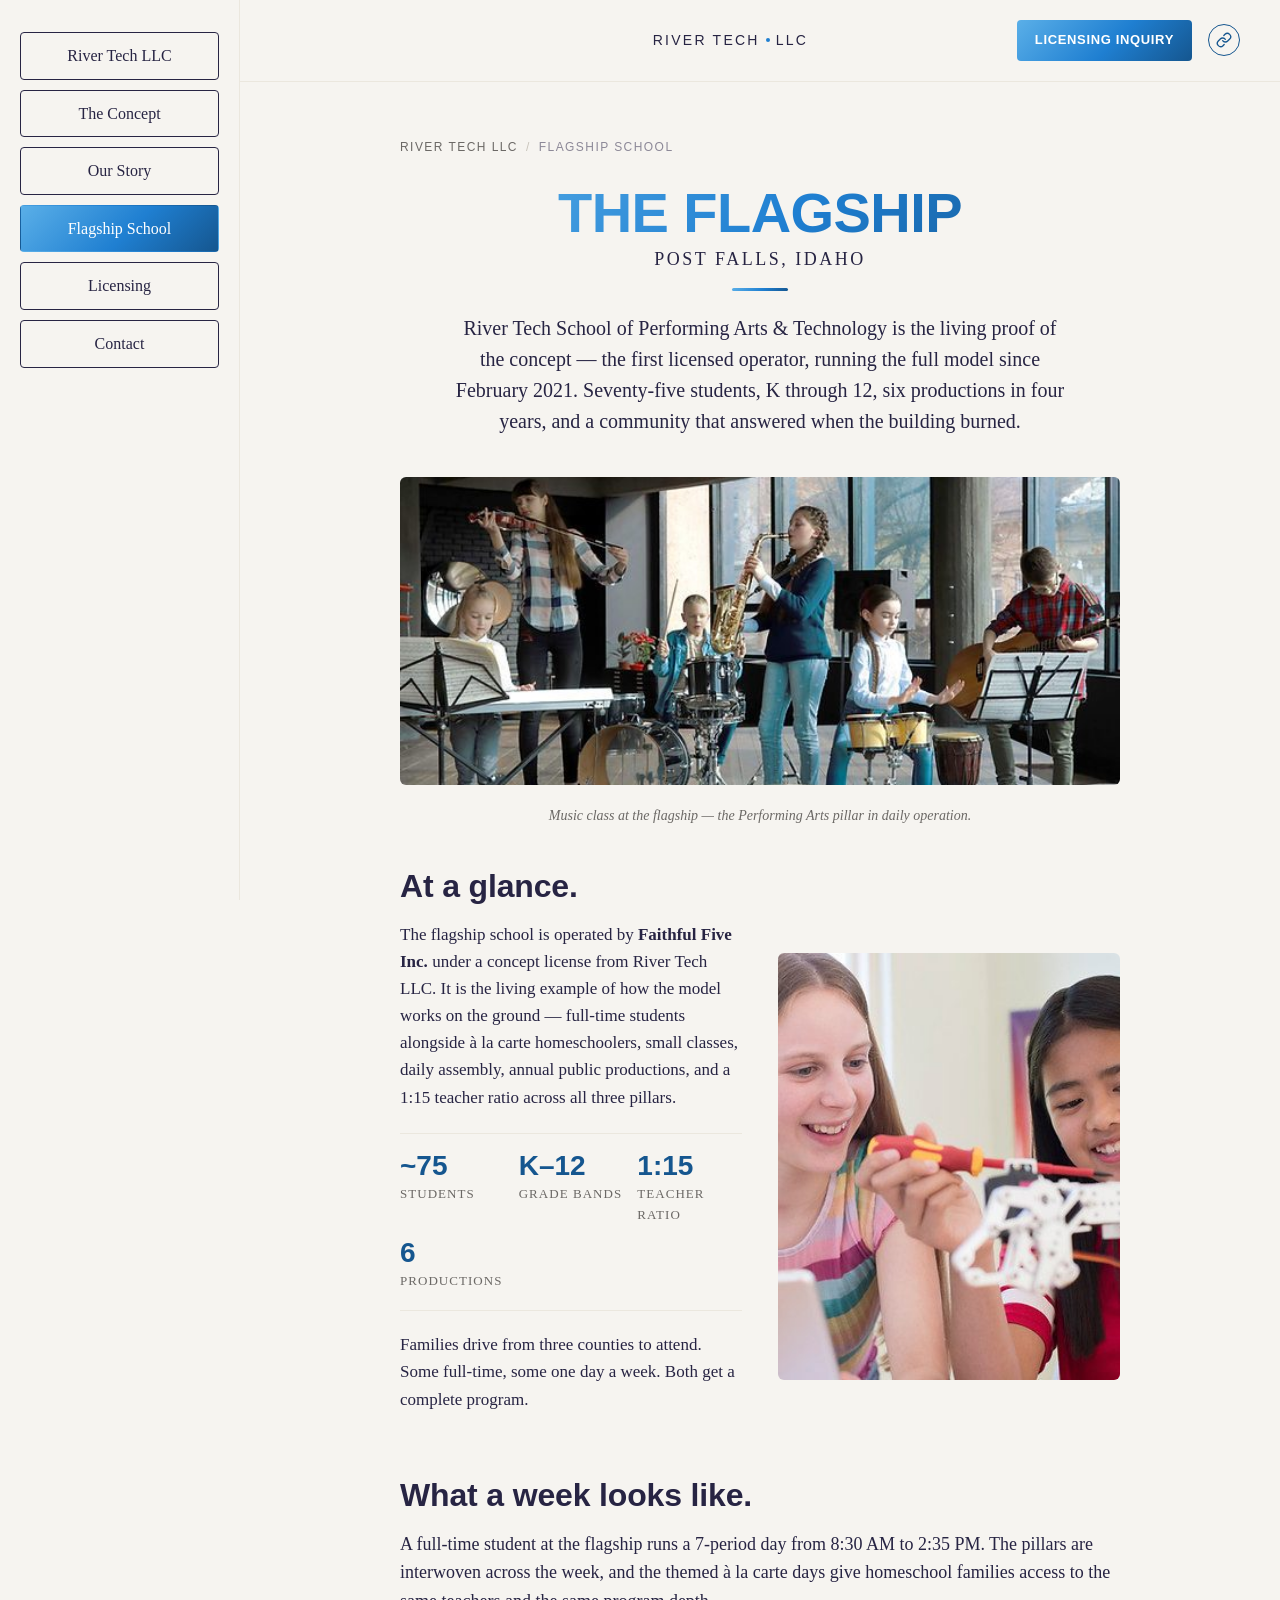
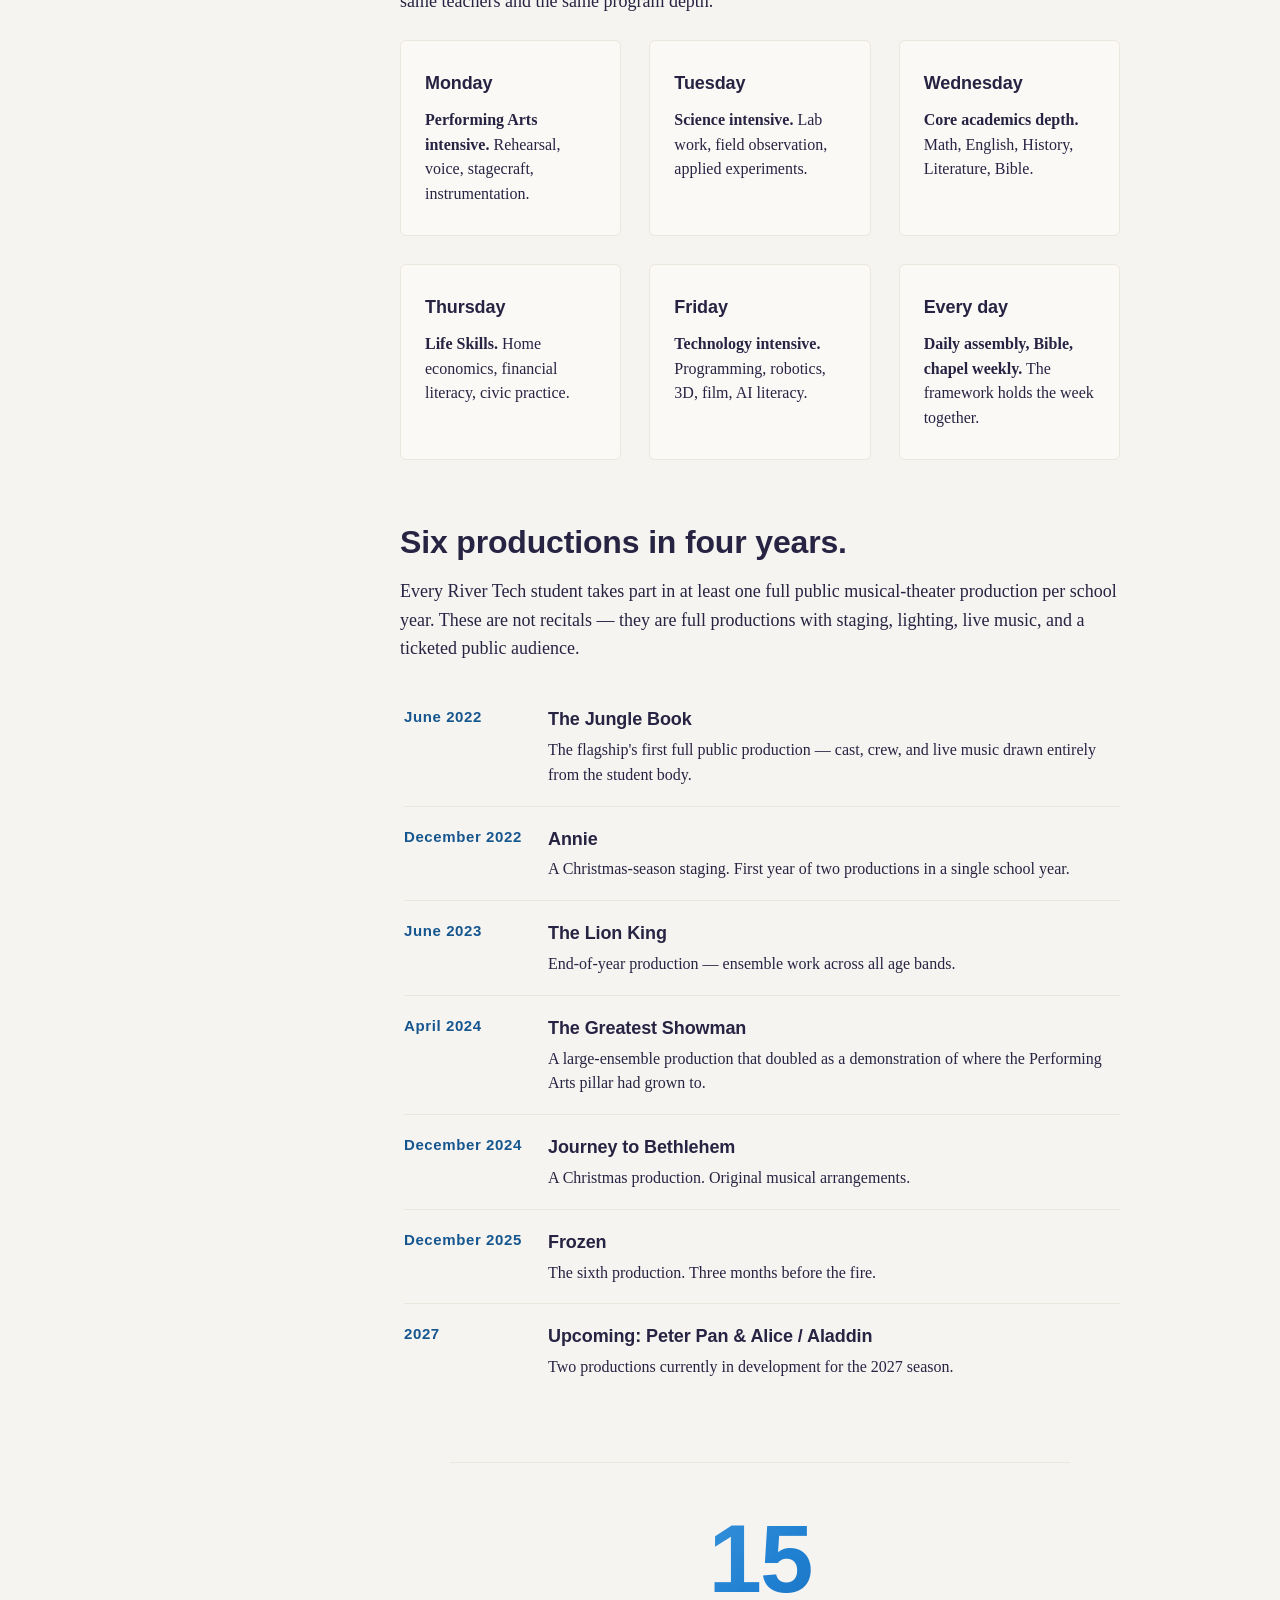
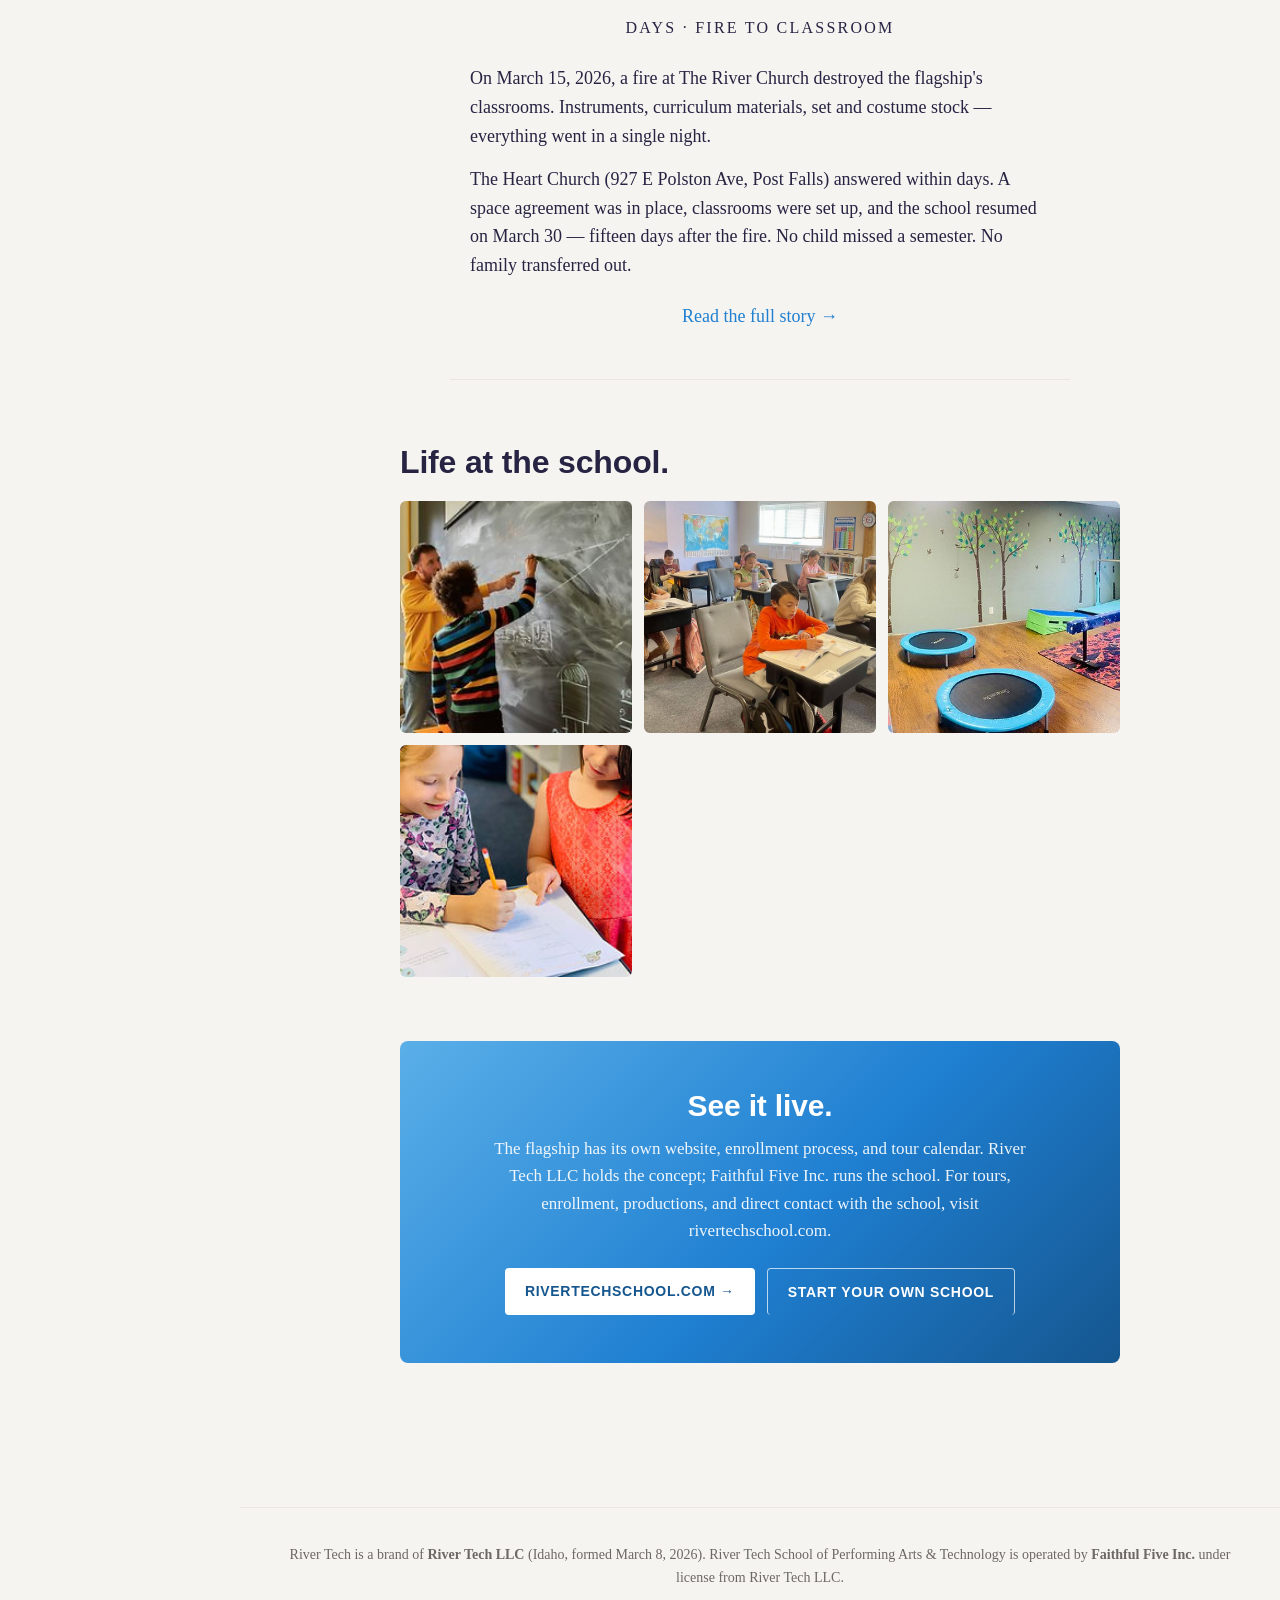
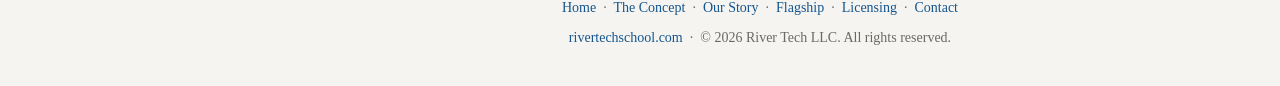
<file: pages/flagship.html>
<!DOCTYPE html>
<html lang="en">
<head>
<meta charset="UTF-8">
<title>Flagship School — River Tech LLC</title>
<meta name="viewport" content="width=device-width, initial-scale=1.0">
<meta name="description" content="River Tech School of Performing Arts & Technology in Post Falls, Idaho — the first licensed operator and living proof the model works.">
<meta property="og:title" content="Flagship School — River Tech LLC">
<meta property="og:description" content="River Tech School of Performing Arts & Technology in Post Falls, Idaho — the first licensed operator and living proof the model works.">
<meta property="og:type" content="website">
<link rel="icon" href="data:image/svg+xml;utf8,<svg xmlns='http://www.w3.org/2000/svg' viewBox='0 0 100 100'><defs><linearGradient id='g' x1='0' y1='0' x2='1' y2='1'><stop offset='0' stop-color='%235AAFE8'/><stop offset='0.5' stop-color='%231F7FD1'/><stop offset='1' stop-color='%2315568F'/></linearGradient></defs><rect width='100' height='100' rx='16' fill='url(%23g)'/><text x='50' y='66' text-anchor='middle' font-family='Arial,sans-serif' font-size='56' font-weight='700' fill='white'>R</text></svg>">
<link rel="stylesheet" href="../assets/css/base.css">
<link rel="stylesheet" href="../assets/css/style.css?v=5">
</head>
<body>

<div class="layout">

  <aside class="sidebar">
    <a class="nav-item" href="../index.html">River Tech LLC</a>
    <a class="nav-item" href="concept.html">The Concept</a>
    <a class="nav-item" href="story.html">Our Story</a>
    <a class="nav-item active" href="flagship.html">Flagship School</a>
    <a class="nav-item" href="licensing.html">Licensing</a>
    <a class="nav-item" href="contact.html">Contact</a>
  </aside>

  <div class="main">

    <header class="topbar">
      <button class="mobile-toggle" aria-label="Open menu" aria-expanded="false">
        <svg viewBox="0 0 24 24" fill="none" stroke="currentColor" stroke-width="2" stroke-linecap="round"><line x1="4" y1="7" x2="20" y2="7"/><line x1="4" y1="12" x2="20" y2="12"/><line x1="4" y1="17" x2="20" y2="17"/></svg>
      </button>
      <div class="site-title">RIVER TECH<span class="dot"></span>LLC</div>
      <a href="licensing.html" class="enroll-btn">Licensing Inquiry</a>
      <div class="social">
        <a href="https://rivertechschool.com" aria-label="River Tech School" target="_blank" rel="noopener">
          <svg viewBox="0 0 24 24" fill="none" stroke="currentColor" stroke-width="2" stroke-linecap="round"><path d="M10 13a5 5 0 007.54.54l3-3a5 5 0 00-7.07-7.07l-1.72 1.71"/><path d="M14 11a5 5 0 00-7.54-.54l-3 3a5 5 0 007.07 7.07l1.71-1.71"/></svg>
        </a>
      </div>
    </header>

    <div class="content">
      <!-- ======================= BREADCRUMBS ======================= -->
      <nav class="crumbs" aria-label="Breadcrumb">
        <a href="../index.html">River Tech LLC</a><span class="sep">/</span><span>Flagship School</span>
      </nav>

      <!-- ======================= HEADER ======================= -->
      <section style="margin-bottom:40px;">
        <div class="welcome small tight">THE FLAGSHIP</div>
        <div class="kicker">Post Falls, Idaho</div>
        <div class="rule"></div>
        <p class="lede">
          River Tech School of Performing Arts &amp; Technology is the living proof of the
          concept — the first licensed operator, running the full model since February 2021.
          Seventy-five students, K through 12, six productions in four years, and a community
          that answered when the building burned.
        </p>
        <div class="photo hero">
          <img src="../assets/images/photos/Music_Class.jpg" alt="River Tech students in a music class — violin, drums, saxophone, and guitar playing together">
        </div>
        <p class="img-caption">Music class at the flagship — the Performing Arts pillar in daily operation.</p>
      </section>

      <!-- ======================= AT A GLANCE ======================= -->
      <section>
        <h2>At a glance.</h2>
        <div class="split">
          <div>
            <p>
              The flagship school is operated by <strong>Faithful Five Inc.</strong> under a
              concept license from River Tech LLC. It is the living example of how the model
              works on the ground — full-time students alongside à la carte homeschoolers,
              small classes, daily assembly, annual public productions, and a 1:15 teacher
              ratio across all three pillars.
            </p>
            <div class="stats">
              <div class="stat"><div class="n">~75</div><div class="l">Students</div></div>
              <div class="stat"><div class="n">K–12</div><div class="l">Grade bands</div></div>
              <div class="stat"><div class="n">1:15</div><div class="l">Teacher ratio</div></div>
              <div class="stat"><div class="n">6</div><div class="l">Productions</div></div>
            </div>
            <p>
              Families drive from three counties to attend. Some full-time, some one day a week.
              Both get a complete program.
            </p>
          </div>
          <div class="photo portrait">
            <img src="../assets/images/photos/Girls_Building_Robot.jpg" alt="Two students collaborating on a robotics build">
          </div>
        </div>
      </section>

      <!-- ======================= WHAT IT LOOKS LIKE ======================= -->
      <section>
        <h2>What a week looks like.</h2>
        <p style="margin-bottom: 24px;">
          A full-time student at the flagship runs a 7-period day from 8:30 AM to 2:35 PM.
          The pillars are interwoven across the week, and the themed à la carte days give
          homeschool families access to the same teachers and the same program depth.
        </p>

        <div class="pillars">
          <div class="pillar">
            <h3 style="font-size:18px;">Monday</h3>
            <p><strong>Performing Arts intensive.</strong> Rehearsal, voice, stagecraft, instrumentation.</p>
          </div>
          <div class="pillar">
            <h3 style="font-size:18px;">Tuesday</h3>
            <p><strong>Science intensive.</strong> Lab work, field observation, applied experiments.</p>
          </div>
          <div class="pillar">
            <h3 style="font-size:18px;">Wednesday</h3>
            <p><strong>Core academics depth.</strong> Math, English, History, Literature, Bible.</p>
          </div>
          <div class="pillar">
            <h3 style="font-size:18px;">Thursday</h3>
            <p><strong>Life Skills.</strong> Home economics, financial literacy, civic practice.</p>
          </div>
          <div class="pillar">
            <h3 style="font-size:18px;">Friday</h3>
            <p><strong>Technology intensive.</strong> Programming, robotics, 3D, film, AI literacy.</p>
          </div>
          <div class="pillar">
            <h3 style="font-size:18px;">Every day</h3>
            <p><strong>Daily assembly, Bible, chapel weekly.</strong> The framework holds the week together.</p>
          </div>
        </div>
      </section>

      <!-- ======================= PRODUCTIONS ======================= -->
      <section>
        <h2>Six productions in four years.</h2>
        <p style="margin-bottom: 24px;">
          Every River Tech student takes part in at least one full public musical-theater
          production per school year. These are not recitals — they are full productions with
          staging, lighting, live music, and a ticketed public audience.
        </p>

        <div class="timeline">
          <div class="timeline-item">
            <div class="when">June 2022</div>
            <div class="what">
              <h4>The Jungle Book</h4>
              <p>The flagship's first full public production — cast, crew, and live music drawn entirely from the student body.</p>
            </div>
          </div>
          <div class="timeline-item">
            <div class="when">December 2022</div>
            <div class="what">
              <h4>Annie</h4>
              <p>A Christmas-season staging. First year of two productions in a single school year.</p>
            </div>
          </div>
          <div class="timeline-item">
            <div class="when">June 2023</div>
            <div class="what">
              <h4>The Lion King</h4>
              <p>End-of-year production — ensemble work across all age bands.</p>
            </div>
          </div>
          <div class="timeline-item">
            <div class="when">April 2024</div>
            <div class="what">
              <h4>The Greatest Showman</h4>
              <p>A large-ensemble production that doubled as a demonstration of where the Performing Arts pillar had grown to.</p>
            </div>
          </div>
          <div class="timeline-item">
            <div class="when">December 2024</div>
            <div class="what">
              <h4>Journey to Bethlehem</h4>
              <p>A Christmas production. Original musical arrangements.</p>
            </div>
          </div>
          <div class="timeline-item">
            <div class="when">December 2025</div>
            <div class="what">
              <h4>Frozen</h4>
              <p>The sixth production. Three months before the fire.</p>
            </div>
          </div>
          <div class="timeline-item">
            <div class="when">2027</div>
            <div class="what">
              <h4>Upcoming: Peter Pan &amp; Alice / Aladdin</h4>
              <p>Two productions currently in development for the 2027 season.</p>
            </div>
          </div>
        </div>
      </section>

      <!-- ======================= FIRE RECOVERY ======================= -->
      <section>
        <div class="story-block">
          <div class="big-number">15</div>
          <div class="big-label">DAYS · FIRE TO CLASSROOM</div>
          <p>
            On March 15, 2026, a fire at The River Church destroyed the flagship's classrooms.
            Instruments, curriculum materials, set and costume stock — everything went in a
            single night.
          </p>
          <p>
            The Heart Church (927 E Polston Ave, Post Falls) answered within days. A space
            agreement was in place, classrooms were set up, and the school resumed on
            March 30 — fifteen days after the fire. No child missed a semester. No family
            transferred out.
          </p>
          <p style="text-align:center; margin-top: 22px;">
            <a href="story.html#fire">Read the full story →</a>
          </p>
        </div>
      </section>

      <!-- ======================= PHOTO STRIP ======================= -->
      <section>
        <h2>Life at the school.</h2>
        <div class="photo-grid" style="margin-top: 20px;">
          <div class="photo"><img src="../assets/images/photos/Math_Tutoring.jpg" alt="Math tutoring at a chalkboard"></div>
          <div class="photo"><img src="../assets/images/photos/IMG-3768.jpg" alt="Classroom with a world map"></div>
          <div class="photo"><img src="../assets/images/photos/IMG_1102.jpg" alt="Physical activity — the emerging fourth pillar"></div>
          <div class="photo"><img src="../assets/images/photos/girls_learning.jpeg" alt="Two students reading together"></div>
        </div>
      </section>

      <!-- ======================= VISIT ======================= -->
      <section>
        <div class="cta-block">
          <h2>See it live.</h2>
          <p>
            The flagship has its own website, enrollment process, and tour calendar. River Tech
            LLC holds the concept; Faithful Five Inc. runs the school. For tours, enrollment,
            productions, and direct contact with the school, visit rivertechschool.com.
          </p>
          <div class="cta-row">
            <a href="https://rivertechschool.com" target="_blank" rel="noopener" class="btn btn-solid">rivertechschool.com →</a>
            <a href="licensing.html" class="btn btn-outline">Start your own school</a>
          </div>
        </div>
      </section>

    </div>

    <footer>
      <div class="legal">
        River Tech is a brand of <strong>River Tech LLC</strong> (Idaho, formed March 8, 2026).
        River Tech School of Performing Arts &amp; Technology is operated by <strong>Faithful
        Five Inc.</strong> under license from River Tech LLC.
      </div>
      <div>
        <a href="../index.html">Home</a>
        &nbsp;·&nbsp;
        <a href="concept.html">The Concept</a>
        &nbsp;·&nbsp;
        <a href="story.html">Our Story</a>
        &nbsp;·&nbsp;
        <a href="flagship.html">Flagship</a>
        &nbsp;·&nbsp;
        <a href="licensing.html">Licensing</a>
        &nbsp;·&nbsp;
        <a href="contact.html">Contact</a>
      </div>
      <div style="margin-top:8px;">
        <a href="https://rivertechschool.com" target="_blank" rel="noopener">rivertechschool.com</a>
        &nbsp;·&nbsp;
        © 2026 River Tech LLC. All rights reserved.
      </div>
    </footer>

  </div>
</div>

<div class="mobile-overlay" role="dialog" aria-modal="true">
  <button class="close" aria-label="Close menu" onclick="document.querySelector('.mobile-overlay').classList.remove('open'); document.querySelector('.mobile-toggle').setAttribute('aria-expanded','false'); document.body.style.overflow='';">×</button>
  <div class="mobile-brand">RIVER TECH · LLC</div>
    <a class="mobile-link" href="../index.html">River Tech LLC</a>
    <a class="mobile-link" href="concept.html">The Concept</a>
    <a class="mobile-link" href="story.html">Our Story</a>
    <a class="mobile-link" href="flagship.html">Flagship School</a>
    <a class="mobile-link" href="licensing.html">Licensing</a>
    <a class="mobile-link" href="contact.html">Contact</a>
</div>

<script src="../assets/js/main.js"></script>
</body>
</html>
</file>
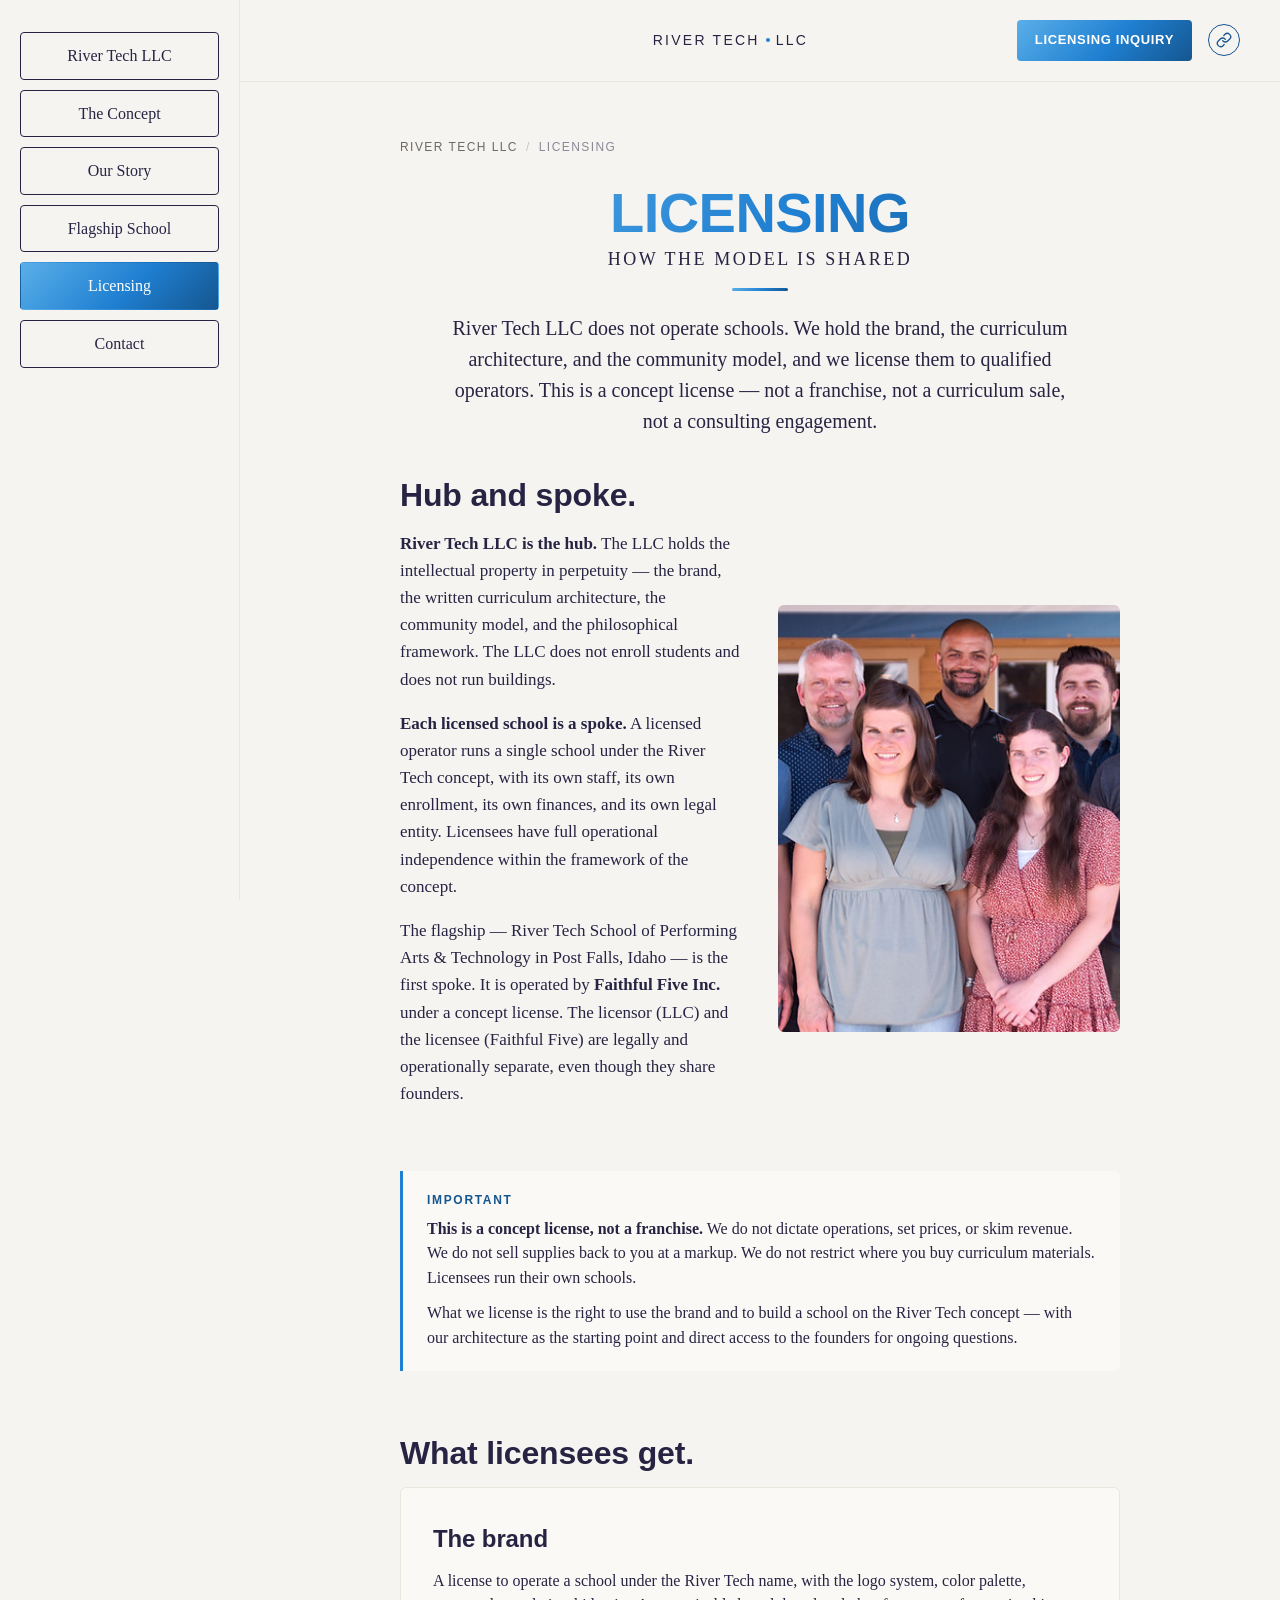
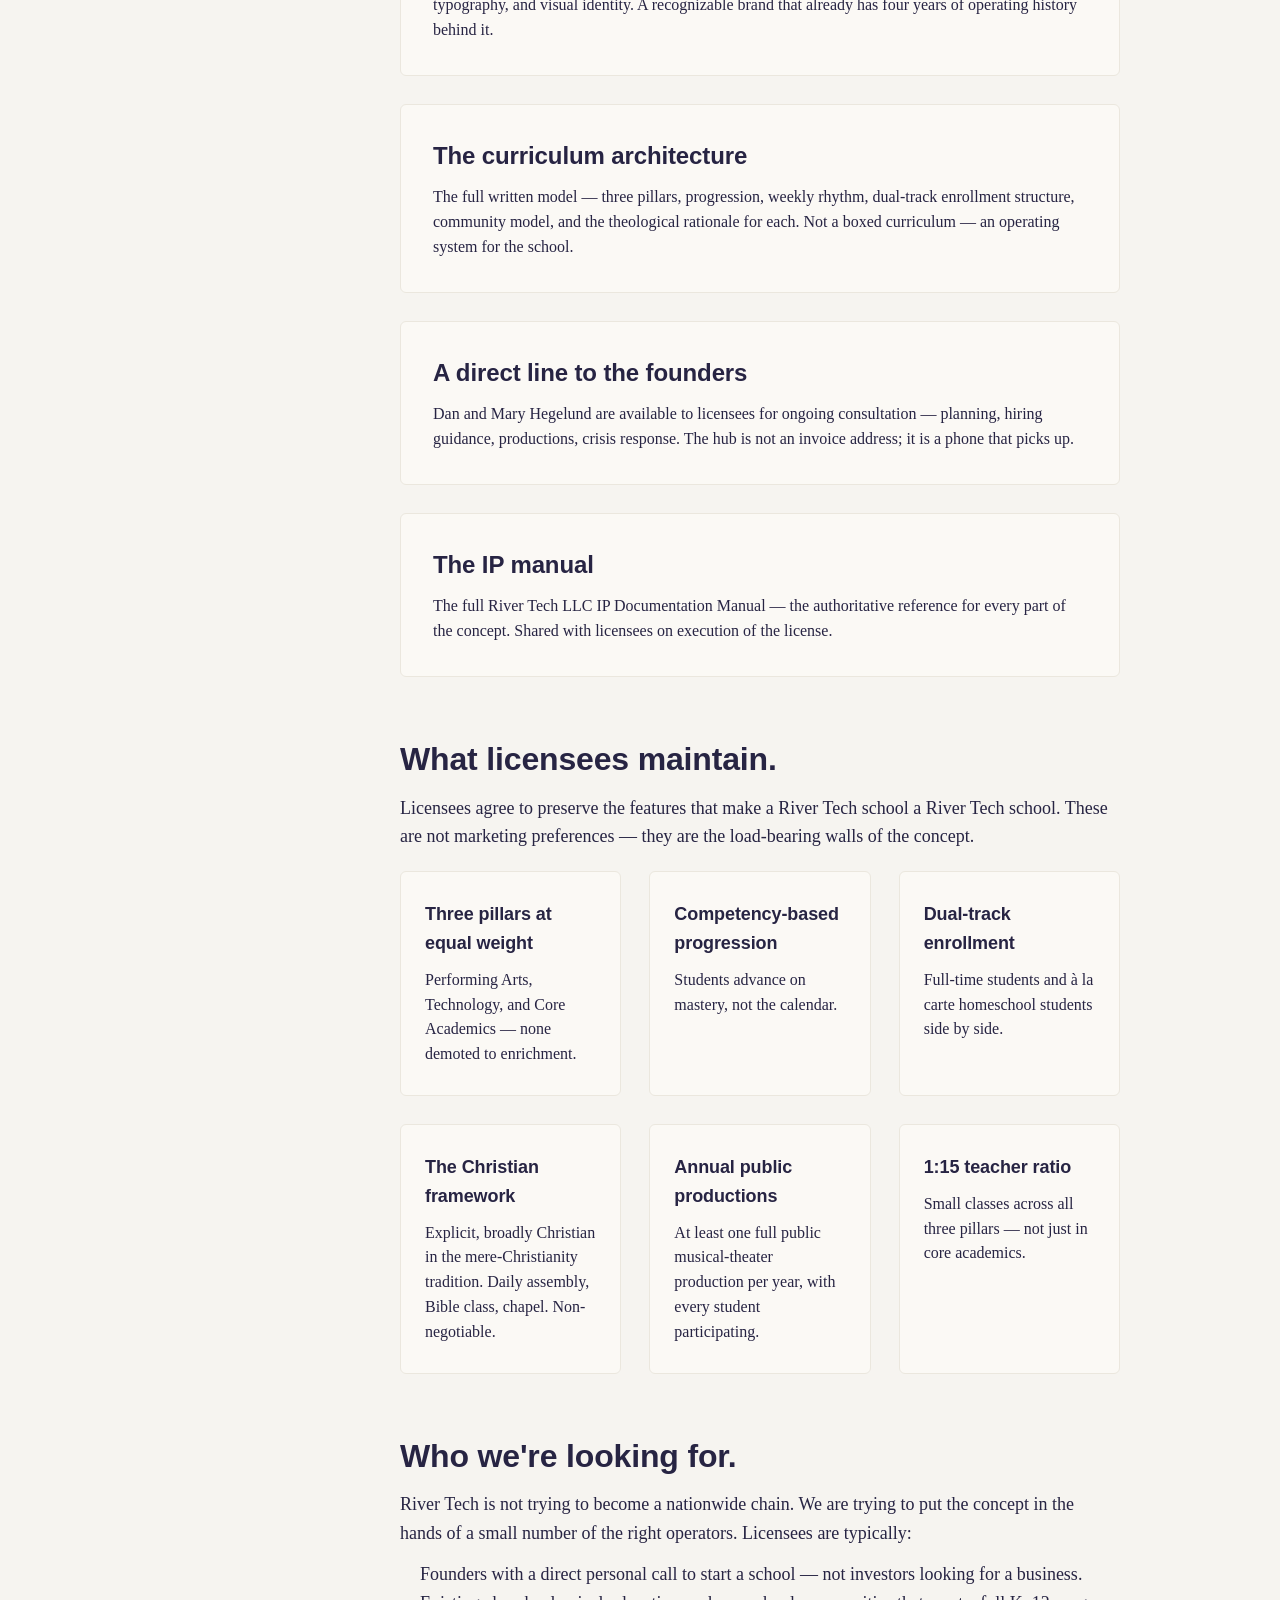
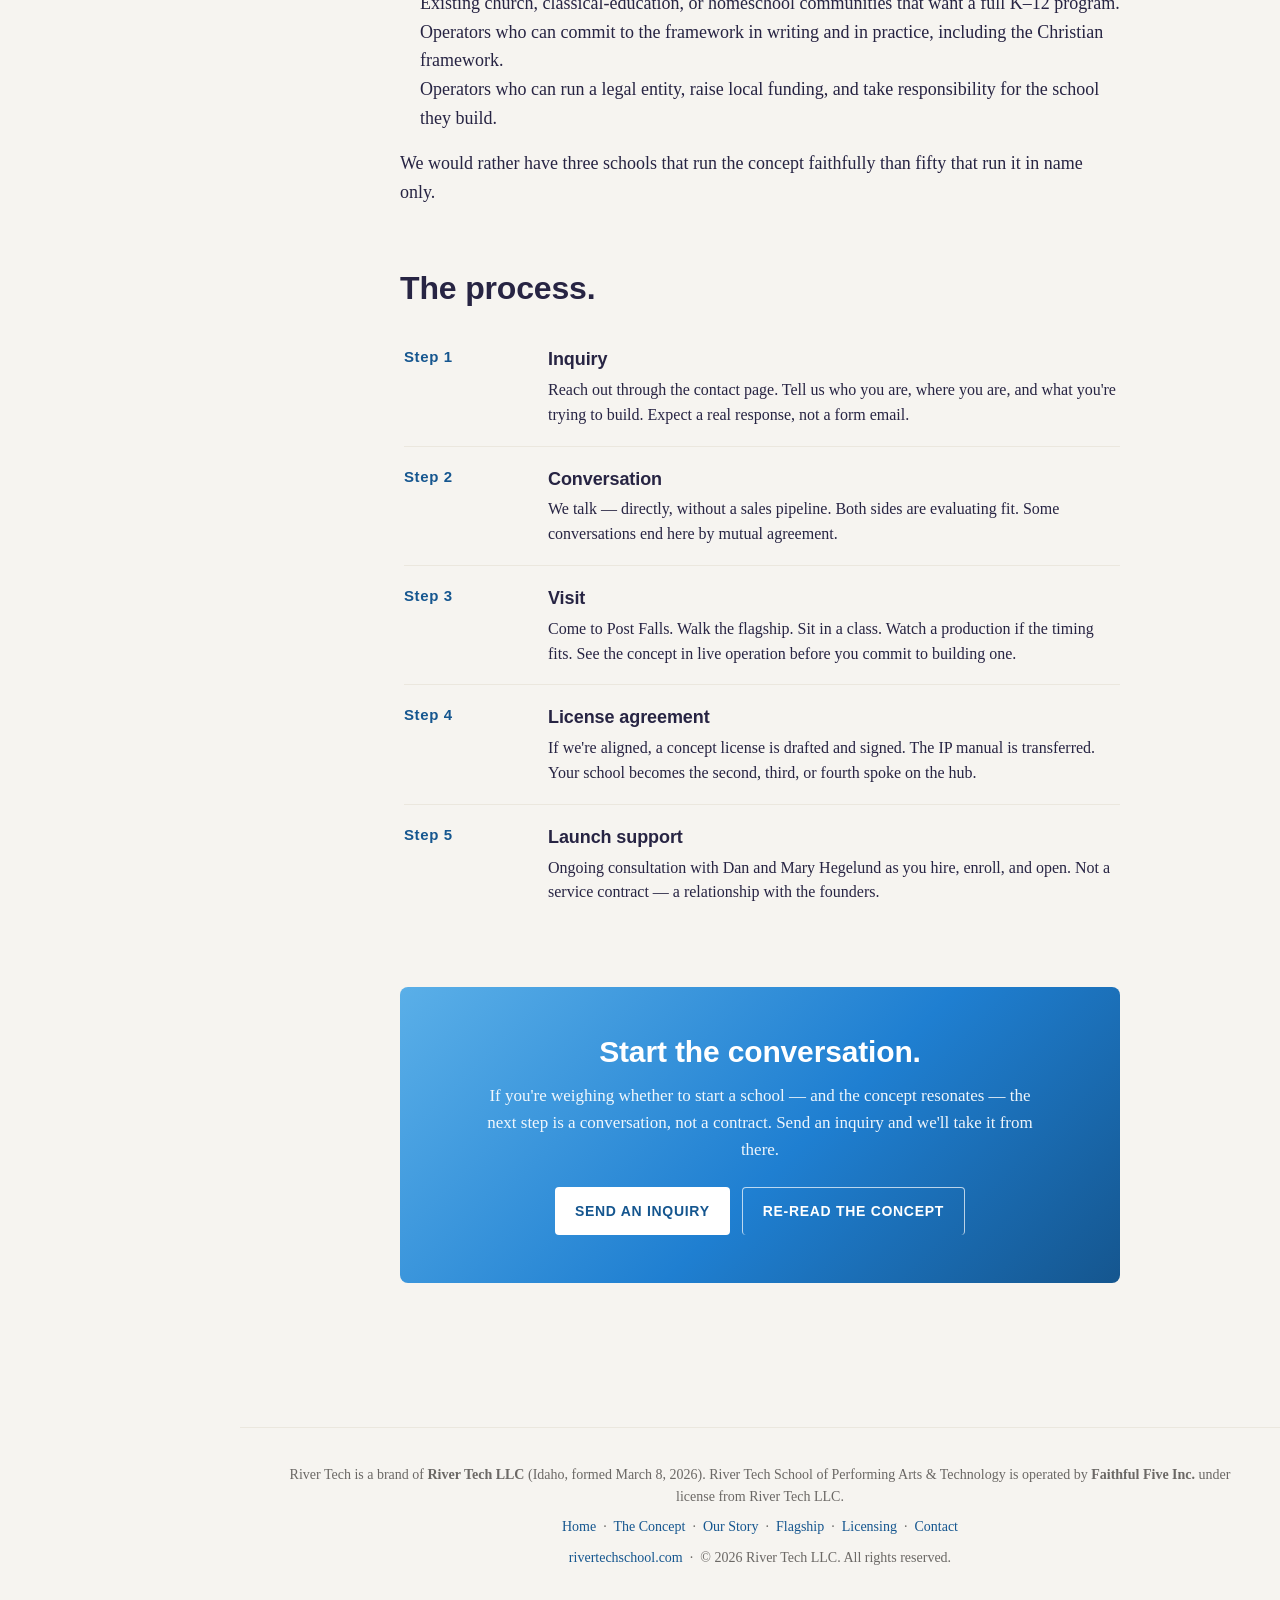
<file: pages/licensing.html>
<!DOCTYPE html>
<html lang="en">
<head>
<meta charset="UTF-8">
<title>Licensing — River Tech LLC</title>
<meta name="viewport" content="width=device-width, initial-scale=1.0">
<meta name="description" content="How the River Tech licensing model works. Hub and spoke, concept license not franchise, direct line to the founders.">
<meta property="og:title" content="Licensing — River Tech LLC">
<meta property="og:description" content="How the River Tech licensing model works. Hub and spoke, concept license not franchise, direct line to the founders.">
<meta property="og:type" content="website">
<link rel="icon" href="data:image/svg+xml;utf8,<svg xmlns='http://www.w3.org/2000/svg' viewBox='0 0 100 100'><defs><linearGradient id='g' x1='0' y1='0' x2='1' y2='1'><stop offset='0' stop-color='%235AAFE8'/><stop offset='0.5' stop-color='%231F7FD1'/><stop offset='1' stop-color='%2315568F'/></linearGradient></defs><rect width='100' height='100' rx='16' fill='url(%23g)'/><text x='50' y='66' text-anchor='middle' font-family='Arial,sans-serif' font-size='56' font-weight='700' fill='white'>R</text></svg>">
<link rel="stylesheet" href="../assets/css/base.css">
<link rel="stylesheet" href="../assets/css/style.css?v=5">
</head>
<body>

<div class="layout">

  <aside class="sidebar">
    <a class="nav-item" href="../index.html">River Tech LLC</a>
    <a class="nav-item" href="concept.html">The Concept</a>
    <a class="nav-item" href="story.html">Our Story</a>
    <a class="nav-item" href="flagship.html">Flagship School</a>
    <a class="nav-item active" href="licensing.html">Licensing</a>
    <a class="nav-item" href="contact.html">Contact</a>
  </aside>

  <div class="main">

    <header class="topbar">
      <button class="mobile-toggle" aria-label="Open menu" aria-expanded="false">
        <svg viewBox="0 0 24 24" fill="none" stroke="currentColor" stroke-width="2" stroke-linecap="round"><line x1="4" y1="7" x2="20" y2="7"/><line x1="4" y1="12" x2="20" y2="12"/><line x1="4" y1="17" x2="20" y2="17"/></svg>
      </button>
      <div class="site-title">RIVER TECH<span class="dot"></span>LLC</div>
      <a href="licensing.html" class="enroll-btn">Licensing Inquiry</a>
      <div class="social">
        <a href="https://rivertechschool.com" aria-label="River Tech School" target="_blank" rel="noopener">
          <svg viewBox="0 0 24 24" fill="none" stroke="currentColor" stroke-width="2" stroke-linecap="round"><path d="M10 13a5 5 0 007.54.54l3-3a5 5 0 00-7.07-7.07l-1.72 1.71"/><path d="M14 11a5 5 0 00-7.54-.54l-3 3a5 5 0 007.07 7.07l1.71-1.71"/></svg>
        </a>
      </div>
    </header>

    <div class="content">
      <!-- ======================= BREADCRUMBS ======================= -->
      <nav class="crumbs" aria-label="Breadcrumb">
        <a href="../index.html">River Tech LLC</a><span class="sep">/</span><span>Licensing</span>
      </nav>

      <!-- ======================= HEADER ======================= -->
      <section style="margin-bottom:40px;">
        <div class="welcome small tight">LICENSING</div>
        <div class="kicker">How the model is shared</div>
        <div class="rule"></div>
        <p class="lede">
          River Tech LLC does not operate schools. We hold the brand, the curriculum architecture,
          and the community model, and we license them to qualified operators. This is a concept
          license — not a franchise, not a curriculum sale, not a consulting engagement.
        </p>
      </section>

      <!-- ======================= HUB AND SPOKE ======================= -->
      <section>
        <h2>Hub and spoke.</h2>
        <div class="split">
          <div>
            <p>
              <strong>River Tech LLC is the hub.</strong> The LLC holds the intellectual property
              in perpetuity — the brand, the written curriculum architecture, the community model,
              and the philosophical framework. The LLC does not enroll students and does not run
              buildings.
            </p>
            <p>
              <strong>Each licensed school is a spoke.</strong> A licensed operator runs a single
              school under the River Tech concept, with its own staff, its own enrollment, its
              own finances, and its own legal entity. Licensees have full operational
              independence within the framework of the concept.
            </p>
            <p>
              The flagship — River Tech School of Performing Arts &amp; Technology in Post Falls,
              Idaho — is the first spoke. It is operated by <strong>Faithful Five Inc.</strong>
              under a concept license. The licensor (LLC) and the licensee (Faithful Five) are
              legally and operationally separate, even though they share founders.
            </p>
          </div>
          <div class="photo portrait">
            <img src="../assets/images/photos/P1088629.jpeg" alt="River Tech staff at the flagship school">
          </div>
        </div>
      </section>

      <!-- ======================= NOT A FRANCHISE ======================= -->
      <section>
        <div class="callout">
          <div class="label">IMPORTANT</div>
          <p>
            <strong>This is a concept license, not a franchise.</strong> We do not dictate
            operations, set prices, or skim revenue. We do not sell supplies back to you at a
            markup. We do not restrict where you buy curriculum materials. Licensees run their
            own schools.
          </p>
          <p>
            What we license is the right to use the brand and to build a school on the River
            Tech concept — with our architecture as the starting point and direct access to
            the founders for ongoing questions.
          </p>
        </div>
      </section>

      <!-- ======================= WHAT LICENSEES GET ======================= -->
      <section>
        <h2>What licensees get.</h2>
        <div class="pillars">
          <div class="pillar full">
            <h3>The brand</h3>
            <p>A license to operate a school under the River Tech name, with the logo system, color palette, typography, and visual identity. A recognizable brand that already has four years of operating history behind it.</p>
          </div>
          <div class="pillar full">
            <h3>The curriculum architecture</h3>
            <p>The full written model — three pillars, progression, weekly rhythm, dual-track enrollment structure, community model, and the theological rationale for each. Not a boxed curriculum — an operating system for the school.</p>
          </div>
          <div class="pillar full">
            <h3>A direct line to the founders</h3>
            <p>Dan and Mary Hegelund are available to licensees for ongoing consultation — planning, hiring guidance, productions, crisis response. The hub is not an invoice address; it is a phone that picks up.</p>
          </div>
          <div class="pillar full">
            <h3>The IP manual</h3>
            <p>The full River Tech LLC IP Documentation Manual — the authoritative reference for every part of the concept. Shared with licensees on execution of the license.</p>
          </div>
        </div>
      </section>

      <!-- ======================= WHAT LICENSEES MAINTAIN ======================= -->
      <section>
        <h2>What licensees maintain.</h2>
        <p style="margin-bottom: 20px;">
          Licensees agree to preserve the features that make a River Tech school a River Tech
          school. These are not marketing preferences — they are the load-bearing walls of the
          concept.
        </p>
        <div class="pillars">
          <div class="pillar">
            <h3 style="font-size:18px;">Three pillars at equal weight</h3>
            <p>Performing Arts, Technology, and Core Academics — none demoted to enrichment.</p>
          </div>
          <div class="pillar">
            <h3 style="font-size:18px;">Competency-based progression</h3>
            <p>Students advance on mastery, not the calendar.</p>
          </div>
          <div class="pillar">
            <h3 style="font-size:18px;">Dual-track enrollment</h3>
            <p>Full-time students and à la carte homeschool students side by side.</p>
          </div>
          <div class="pillar">
            <h3 style="font-size:18px;">The Christian framework</h3>
            <p>Explicit, broadly Christian in the mere-Christianity tradition. Daily assembly, Bible class, chapel. Non-negotiable.</p>
          </div>
          <div class="pillar">
            <h3 style="font-size:18px;">Annual public productions</h3>
            <p>At least one full public musical-theater production per year, with every student participating.</p>
          </div>
          <div class="pillar">
            <h3 style="font-size:18px;">1:15 teacher ratio</h3>
            <p>Small classes across all three pillars — not just in core academics.</p>
          </div>
        </div>
      </section>

      <!-- ======================= WHO WE'RE LOOKING FOR ======================= -->
      <section>
        <h2>Who we're looking for.</h2>
        <p>
          River Tech is not trying to become a nationwide chain. We are trying to put the
          concept in the hands of a small number of the right operators. Licensees are
          typically:
        </p>
        <ul style="margin-top:12px; margin-bottom:16px; padding-left:20px;">
          <li>Founders with a direct personal call to start a school — not investors looking for a business.</li>
          <li>Existing church, classical-education, or homeschool communities that want a full K–12 program.</li>
          <li>Operators who can commit to the framework in writing and in practice, including the Christian framework.</li>
          <li>Operators who can run a legal entity, raise local funding, and take responsibility for the school they build.</li>
        </ul>
        <p>
          We would rather have three schools that run the concept faithfully than fifty that
          run it in name only.
        </p>
      </section>

      <!-- ======================= PROCESS ======================= -->
      <section>
        <h2>The process.</h2>
        <div class="timeline">
          <div class="timeline-item">
            <div class="when">Step 1</div>
            <div class="what">
              <h4>Inquiry</h4>
              <p>Reach out through the contact page. Tell us who you are, where you are, and what you're trying to build. Expect a real response, not a form email.</p>
            </div>
          </div>
          <div class="timeline-item">
            <div class="when">Step 2</div>
            <div class="what">
              <h4>Conversation</h4>
              <p>We talk — directly, without a sales pipeline. Both sides are evaluating fit. Some conversations end here by mutual agreement.</p>
            </div>
          </div>
          <div class="timeline-item">
            <div class="when">Step 3</div>
            <div class="what">
              <h4>Visit</h4>
              <p>Come to Post Falls. Walk the flagship. Sit in a class. Watch a production if the timing fits. See the concept in live operation before you commit to building one.</p>
            </div>
          </div>
          <div class="timeline-item">
            <div class="when">Step 4</div>
            <div class="what">
              <h4>License agreement</h4>
              <p>If we're aligned, a concept license is drafted and signed. The IP manual is transferred. Your school becomes the second, third, or fourth spoke on the hub.</p>
            </div>
          </div>
          <div class="timeline-item">
            <div class="when">Step 5</div>
            <div class="what">
              <h4>Launch support</h4>
              <p>Ongoing consultation with Dan and Mary Hegelund as you hire, enroll, and open. Not a service contract — a relationship with the founders.</p>
            </div>
          </div>
        </div>
      </section>

      <!-- ======================= CTA ======================= -->
      <section>
        <div class="cta-block">
          <h2>Start the conversation.</h2>
          <p>
            If you're weighing whether to start a school — and the concept resonates — the next
            step is a conversation, not a contract. Send an inquiry and we'll take it from there.
          </p>
          <div class="cta-row">
            <a href="contact.html" class="btn btn-solid">Send an inquiry</a>
            <a href="concept.html" class="btn btn-outline">Re-read the concept</a>
          </div>
        </div>
      </section>

    </div>

    <footer>
      <div class="legal">
        River Tech is a brand of <strong>River Tech LLC</strong> (Idaho, formed March 8, 2026).
        River Tech School of Performing Arts &amp; Technology is operated by <strong>Faithful
        Five Inc.</strong> under license from River Tech LLC.
      </div>
      <div>
        <a href="../index.html">Home</a>
        &nbsp;·&nbsp;
        <a href="concept.html">The Concept</a>
        &nbsp;·&nbsp;
        <a href="story.html">Our Story</a>
        &nbsp;·&nbsp;
        <a href="flagship.html">Flagship</a>
        &nbsp;·&nbsp;
        <a href="licensing.html">Licensing</a>
        &nbsp;·&nbsp;
        <a href="contact.html">Contact</a>
      </div>
      <div style="margin-top:8px;">
        <a href="https://rivertechschool.com" target="_blank" rel="noopener">rivertechschool.com</a>
        &nbsp;·&nbsp;
        © 2026 River Tech LLC. All rights reserved.
      </div>
    </footer>

  </div>
</div>

<div class="mobile-overlay" role="dialog" aria-modal="true">
  <button class="close" aria-label="Close menu" onclick="document.querySelector('.mobile-overlay').classList.remove('open'); document.querySelector('.mobile-toggle').setAttribute('aria-expanded','false'); document.body.style.overflow='';">×</button>
  <div class="mobile-brand">RIVER TECH · LLC</div>
    <a class="mobile-link" href="../index.html">River Tech LLC</a>
    <a class="mobile-link" href="concept.html">The Concept</a>
    <a class="mobile-link" href="story.html">Our Story</a>
    <a class="mobile-link" href="flagship.html">Flagship School</a>
    <a class="mobile-link" href="licensing.html">Licensing</a>
    <a class="mobile-link" href="contact.html">Contact</a>
</div>

<script src="../assets/js/main.js"></script>
</body>
</html>
</file>
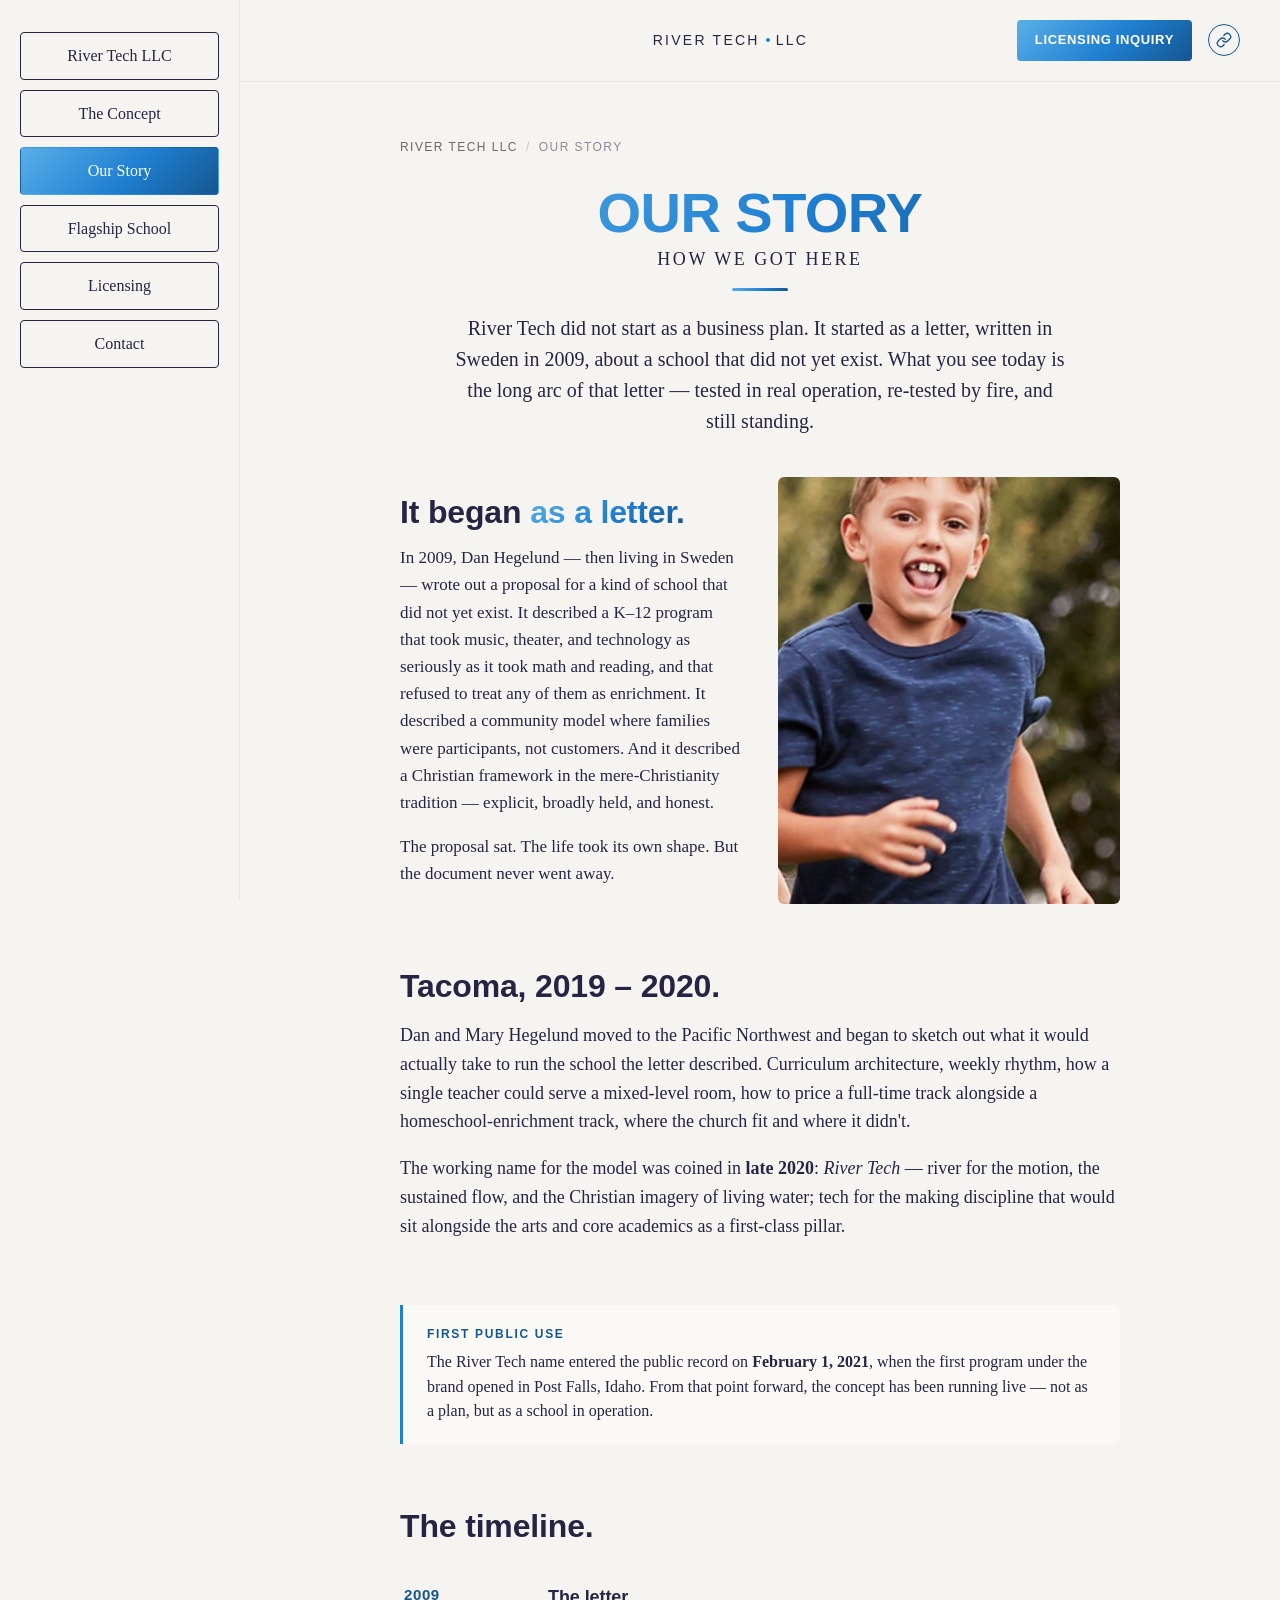
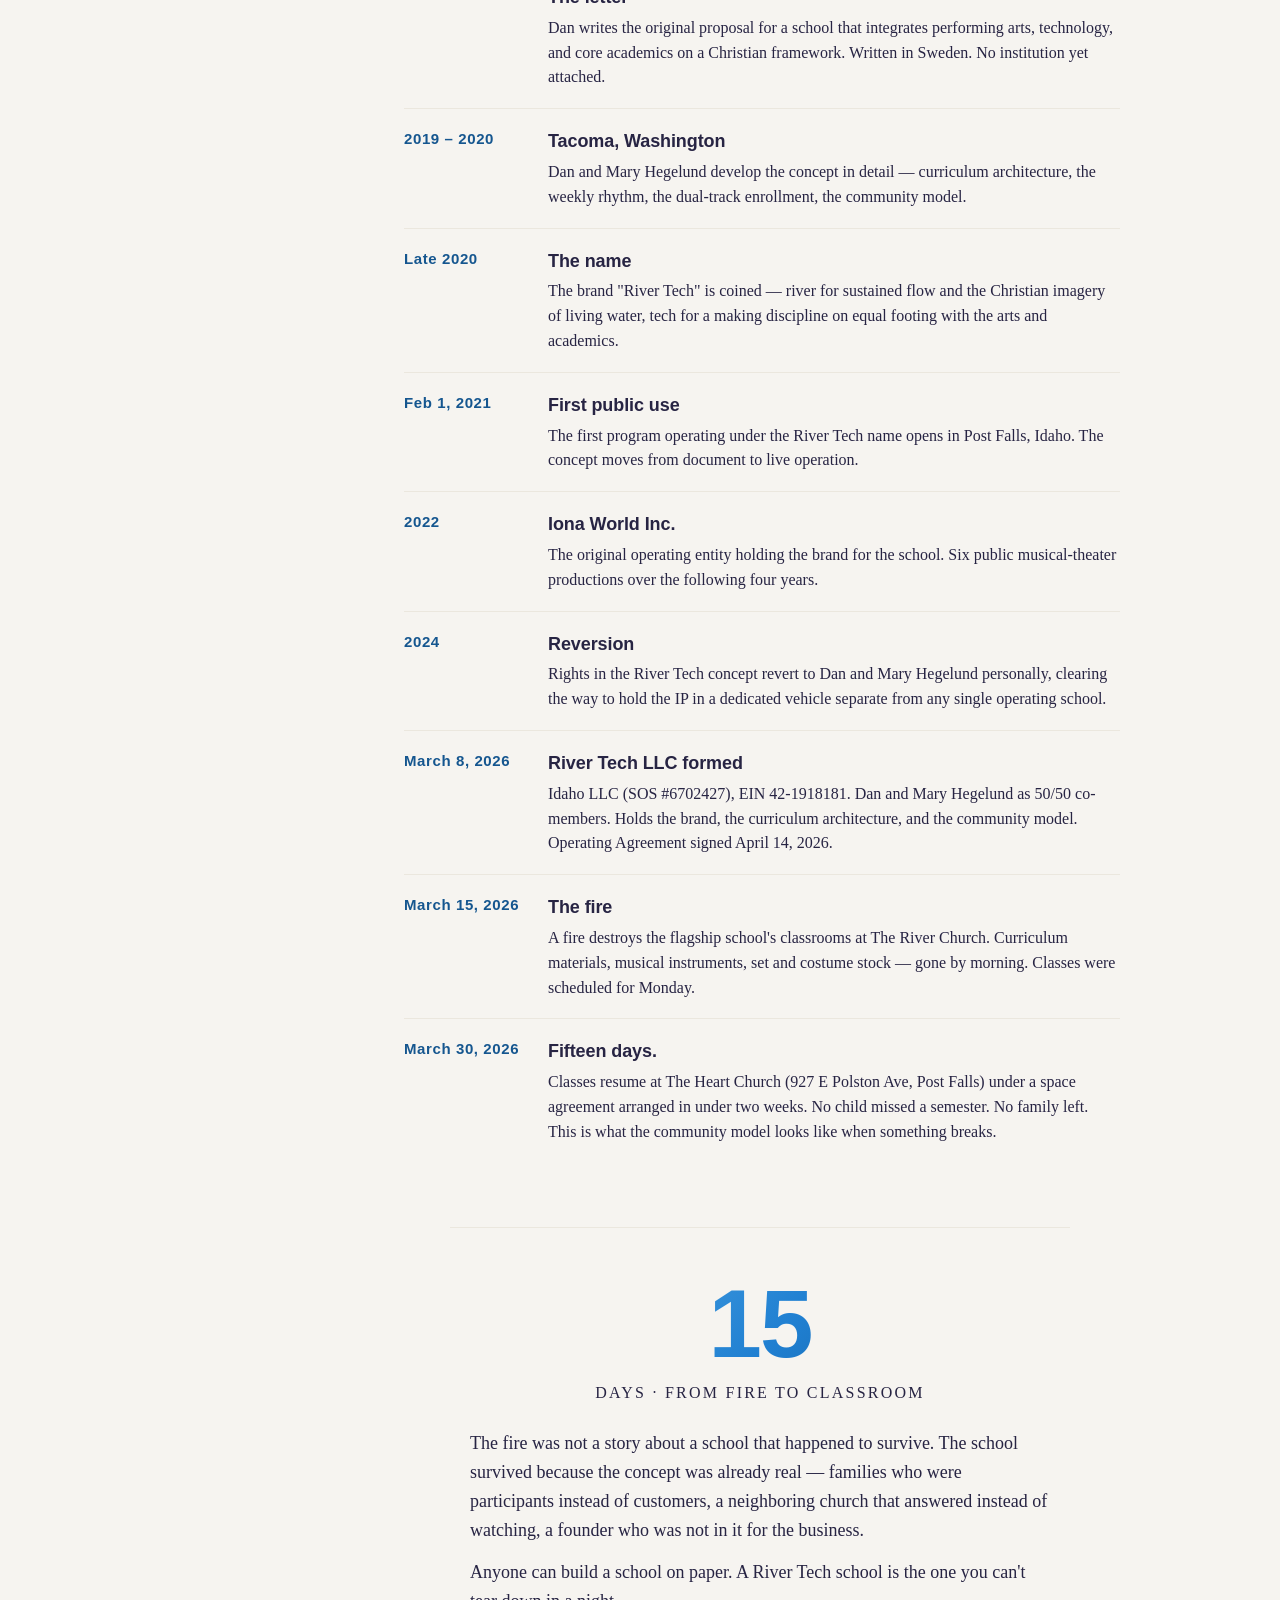
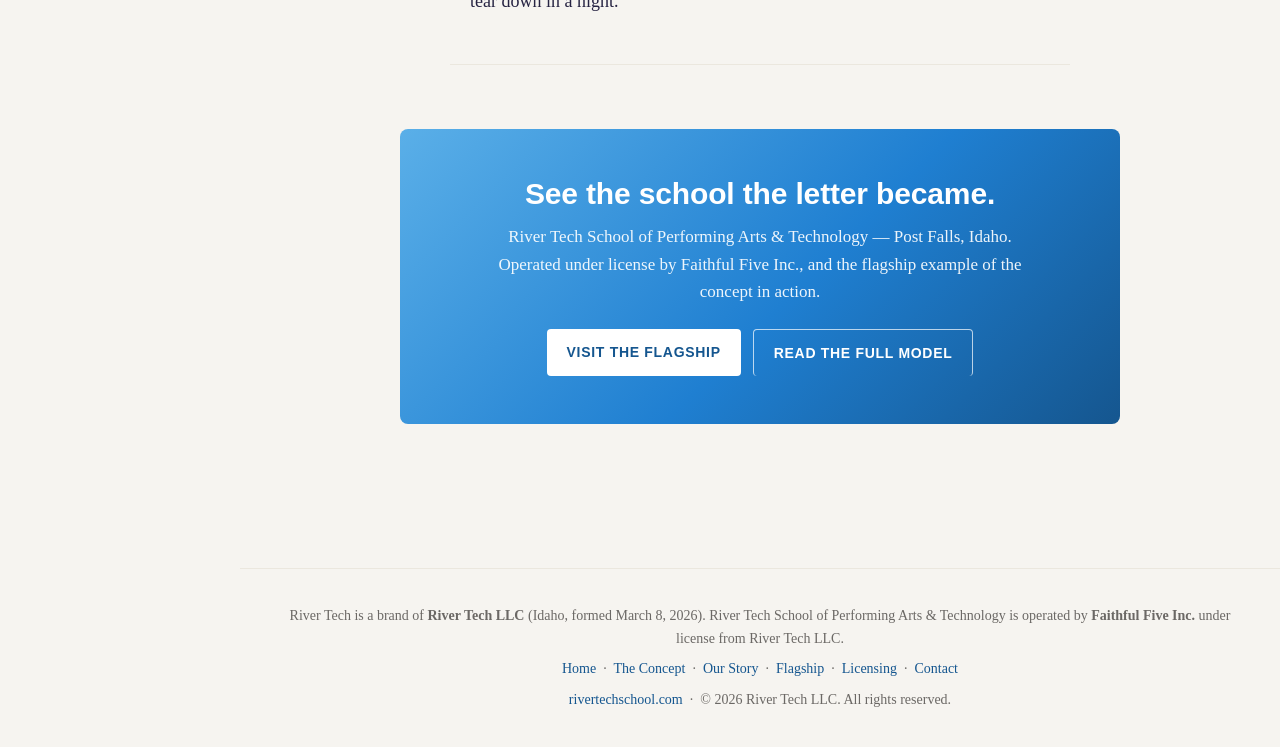
<file: pages/story.html>
<!DOCTYPE html>
<html lang="en">
<head>
<meta charset="UTF-8">
<title>Our Story — River Tech LLC</title>
<meta name="viewport" content="width=device-width, initial-scale=1.0">
<meta name="description" content="From a 2009 proposal in Sweden to a fire recovery in 2026 — how the River Tech concept came to be.">
<meta property="og:title" content="Our Story — River Tech LLC">
<meta property="og:description" content="From a 2009 proposal in Sweden to a fire recovery in 2026 — how the River Tech concept came to be.">
<meta property="og:type" content="website">
<link rel="icon" href="data:image/svg+xml;utf8,<svg xmlns='http://www.w3.org/2000/svg' viewBox='0 0 100 100'><defs><linearGradient id='g' x1='0' y1='0' x2='1' y2='1'><stop offset='0' stop-color='%235AAFE8'/><stop offset='0.5' stop-color='%231F7FD1'/><stop offset='1' stop-color='%2315568F'/></linearGradient></defs><rect width='100' height='100' rx='16' fill='url(%23g)'/><text x='50' y='66' text-anchor='middle' font-family='Arial,sans-serif' font-size='56' font-weight='700' fill='white'>R</text></svg>">
<link rel="stylesheet" href="../assets/css/base.css">
<link rel="stylesheet" href="../assets/css/style.css?v=5">
</head>
<body>

<div class="layout">

  <aside class="sidebar">
    <a class="nav-item" href="../index.html">River Tech LLC</a>
    <a class="nav-item" href="concept.html">The Concept</a>
    <a class="nav-item active" href="story.html">Our Story</a>
    <a class="nav-item" href="flagship.html">Flagship School</a>
    <a class="nav-item" href="licensing.html">Licensing</a>
    <a class="nav-item" href="contact.html">Contact</a>
  </aside>

  <div class="main">

    <header class="topbar">
      <button class="mobile-toggle" aria-label="Open menu" aria-expanded="false">
        <svg viewBox="0 0 24 24" fill="none" stroke="currentColor" stroke-width="2" stroke-linecap="round"><line x1="4" y1="7" x2="20" y2="7"/><line x1="4" y1="12" x2="20" y2="12"/><line x1="4" y1="17" x2="20" y2="17"/></svg>
      </button>
      <div class="site-title">RIVER TECH<span class="dot"></span>LLC</div>
      <a href="licensing.html" class="enroll-btn">Licensing Inquiry</a>
      <div class="social">
        <a href="https://rivertechschool.com" aria-label="River Tech School" target="_blank" rel="noopener">
          <svg viewBox="0 0 24 24" fill="none" stroke="currentColor" stroke-width="2" stroke-linecap="round"><path d="M10 13a5 5 0 007.54.54l3-3a5 5 0 00-7.07-7.07l-1.72 1.71"/><path d="M14 11a5 5 0 00-7.54-.54l-3 3a5 5 0 007.07 7.07l1.71-1.71"/></svg>
        </a>
      </div>
    </header>

    <div class="content">
      <!-- ======================= BREADCRUMBS ======================= -->
      <nav class="crumbs" aria-label="Breadcrumb">
        <a href="../index.html">River Tech LLC</a><span class="sep">/</span><span>Our Story</span>
      </nav>

      <!-- ======================= HEADER ======================= -->
      <section style="margin-bottom:40px;">
        <div class="welcome small tight">OUR STORY</div>
        <div class="kicker">How we got here</div>
        <div class="rule"></div>
        <p class="lede">
          River Tech did not start as a business plan. It started as a letter, written in
          Sweden in 2009, about a school that did not yet exist. What you see today is the
          long arc of that letter — tested in real operation, re-tested by fire, and still
          standing.
        </p>
      </section>

      <!-- ======================= ORIGIN ======================= -->
      <section>
        <div class="split">
          <div>
            <h2>It began <span class="accent">as a letter.</span></h2>
            <p>
              In 2009, Dan Hegelund — then living in Sweden — wrote out a proposal for a kind
              of school that did not yet exist. It described a K–12 program that took music,
              theater, and technology as seriously as it took math and reading, and that
              refused to treat any of them as enrichment. It described a community model where
              families were participants, not customers. And it described a Christian
              framework in the mere-Christianity tradition — explicit, broadly held, and
              honest.
            </p>
            <p>
              The proposal sat. The life took its own shape. But the document never went away.
            </p>
          </div>
          <div class="photo portrait">
            <img src="../assets/images/photos/Kids_Running.jpg" alt="Students running outside — a picture from the flagship school">
          </div>
        </div>
      </section>

      <!-- ======================= TACOMA ======================= -->
      <section>
        <h2>Tacoma, 2019 – 2020.</h2>
        <p>
          Dan and Mary Hegelund moved to the Pacific Northwest and began to sketch out what it
          would actually take to run the school the letter described. Curriculum architecture,
          weekly rhythm, how a single teacher could serve a mixed-level room, how to price a
          full-time track alongside a homeschool-enrichment track, where the church fit and
          where it didn't.
        </p>
        <p>
          The working name for the model was coined in <strong>late 2020</strong>:
          <em>River Tech</em> — river for the motion, the sustained flow, and the Christian
          imagery of living water; tech for the making discipline that would sit alongside
          the arts and core academics as a first-class pillar.
        </p>
      </section>

      <!-- ======================= FIRST USE ======================= -->
      <section>
        <div class="callout">
          <div class="label">FIRST PUBLIC USE</div>
          <p>
            The River Tech name entered the public record on <strong>February 1, 2021</strong>,
            when the first program under the brand opened in Post Falls, Idaho. From that point
            forward, the concept has been running live — not as a plan, but as a school in
            operation.
          </p>
        </div>
      </section>

      <!-- ======================= TIMELINE ======================= -->
      <section>
        <h2>The timeline.</h2>
        <div class="timeline">

          <div class="timeline-item">
            <div class="when">2009</div>
            <div class="what">
              <h4>The letter</h4>
              <p>Dan writes the original proposal for a school that integrates performing arts, technology, and core academics on a Christian framework. Written in Sweden. No institution yet attached.</p>
            </div>
          </div>

          <div class="timeline-item">
            <div class="when">2019 – 2020</div>
            <div class="what">
              <h4>Tacoma, Washington</h4>
              <p>Dan and Mary Hegelund develop the concept in detail — curriculum architecture, the weekly rhythm, the dual-track enrollment, the community model.</p>
            </div>
          </div>

          <div class="timeline-item">
            <div class="when">Late 2020</div>
            <div class="what">
              <h4>The name</h4>
              <p>The brand "River Tech" is coined — river for sustained flow and the Christian imagery of living water, tech for a making discipline on equal footing with the arts and academics.</p>
            </div>
          </div>

          <div class="timeline-item">
            <div class="when">Feb 1, 2021</div>
            <div class="what">
              <h4>First public use</h4>
              <p>The first program operating under the River Tech name opens in Post Falls, Idaho. The concept moves from document to live operation.</p>
            </div>
          </div>

          <div class="timeline-item">
            <div class="when">2022</div>
            <div class="what">
              <h4>Iona World Inc.</h4>
              <p>The original operating entity holding the brand for the school. Six public musical-theater productions over the following four years.</p>
            </div>
          </div>

          <div class="timeline-item">
            <div class="when">2024</div>
            <div class="what">
              <h4>Reversion</h4>
              <p>Rights in the River Tech concept revert to Dan and Mary Hegelund personally, clearing the way to hold the IP in a dedicated vehicle separate from any single operating school.</p>
            </div>
          </div>

          <div class="timeline-item">
            <div class="when">March 8, 2026</div>
            <div class="what">
              <h4>River Tech LLC formed</h4>
              <p>Idaho LLC (SOS #6702427), EIN 42-1918181. Dan and Mary Hegelund as 50/50 co-members. Holds the brand, the curriculum architecture, and the community model. Operating Agreement signed April 14, 2026.</p>
            </div>
          </div>

          <div class="timeline-item" id="fire">
            <div class="when">March 15, 2026</div>
            <div class="what">
              <h4>The fire</h4>
              <p>A fire destroys the flagship school's classrooms at The River Church. Curriculum materials, musical instruments, set and costume stock — gone by morning. Classes were scheduled for Monday.</p>
            </div>
          </div>

          <div class="timeline-item">
            <div class="when">March 30, 2026</div>
            <div class="what">
              <h4>Fifteen days.</h4>
              <p>Classes resume at The Heart Church (927 E Polston Ave, Post Falls) under a space agreement arranged in under two weeks. No child missed a semester. No family left. This is what the community model looks like when something breaks.</p>
            </div>
          </div>

        </div>
      </section>

      <!-- ======================= FIRE STORY BLOCK ======================= -->
      <section>
        <div class="story-block">
          <div class="big-number">15</div>
          <div class="big-label">DAYS · FROM FIRE TO CLASSROOM</div>
          <p>
            The fire was not a story about a school that happened to survive. The school survived
            because the concept was already real — families who were participants instead of
            customers, a neighboring church that answered instead of watching, a founder who was
            not in it for the business.
          </p>
          <p>
            Anyone can build a school on paper. A River Tech school is the one you can't tear
            down in a night.
          </p>
        </div>
      </section>

      <!-- ======================= CTA ======================= -->
      <section>
        <div class="cta-block">
          <h2>See the school the letter became.</h2>
          <p>
            River Tech School of Performing Arts &amp; Technology — Post Falls, Idaho. Operated
            under license by Faithful Five Inc., and the flagship example of the concept in
            action.
          </p>
          <div class="cta-row">
            <a href="flagship.html" class="btn btn-solid">Visit the flagship</a>
            <a href="concept.html" class="btn btn-outline">Read the full model</a>
          </div>
        </div>
      </section>

    </div>

    <footer>
      <div class="legal">
        River Tech is a brand of <strong>River Tech LLC</strong> (Idaho, formed March 8, 2026).
        River Tech School of Performing Arts &amp; Technology is operated by <strong>Faithful
        Five Inc.</strong> under license from River Tech LLC.
      </div>
      <div>
        <a href="../index.html">Home</a>
        &nbsp;·&nbsp;
        <a href="concept.html">The Concept</a>
        &nbsp;·&nbsp;
        <a href="story.html">Our Story</a>
        &nbsp;·&nbsp;
        <a href="flagship.html">Flagship</a>
        &nbsp;·&nbsp;
        <a href="licensing.html">Licensing</a>
        &nbsp;·&nbsp;
        <a href="contact.html">Contact</a>
      </div>
      <div style="margin-top:8px;">
        <a href="https://rivertechschool.com" target="_blank" rel="noopener">rivertechschool.com</a>
        &nbsp;·&nbsp;
        © 2026 River Tech LLC. All rights reserved.
      </div>
    </footer>

  </div>
</div>

<div class="mobile-overlay" role="dialog" aria-modal="true">
  <button class="close" aria-label="Close menu" onclick="document.querySelector('.mobile-overlay').classList.remove('open'); document.querySelector('.mobile-toggle').setAttribute('aria-expanded','false'); document.body.style.overflow='';">×</button>
  <div class="mobile-brand">RIVER TECH · LLC</div>
    <a class="mobile-link" href="../index.html">River Tech LLC</a>
    <a class="mobile-link" href="concept.html">The Concept</a>
    <a class="mobile-link" href="story.html">Our Story</a>
    <a class="mobile-link" href="flagship.html">Flagship School</a>
    <a class="mobile-link" href="licensing.html">Licensing</a>
    <a class="mobile-link" href="contact.html">Contact</a>
</div>

<script src="../assets/js/main.js"></script>
</body>
</html>
</file>
<file: assets/css/base.css>
/* Reset */
*, *::before, *::after { box-sizing: border-box; margin: 0; padding: 0; }
html { scroll-behavior: smooth; -webkit-text-size-adjust: 100%; }
body { min-height: 100vh; text-rendering: optimizeLegibility; -webkit-font-smoothing: antialiased; }
img, video, iframe { max-width: 100%; display: block; }
a { color: inherit; }
ul, ol { list-style: none; }
button { cursor: pointer; border: none; background: none; font: inherit; }
.sr-only { position: absolute; width: 1px; height: 1px; padding: 0; margin: -1px; overflow: hidden; clip: rect(0,0,0,0); border: 0; }
</file>
<file: assets/css/style.css>
/* ==========================================================================
   River Tech LLC — rivertech.llc
   Sibling stylesheet to rivertechschool.com
   Same bones, same type, blue instead of red.
   ========================================================================== */

:root {
  /* Shared with school */
  --color-bg: #f6f4f0;
  --color-text: #272443;
  --color-white: #ffffff;
  --color-black: #000000;

  /* Blue accent system (replaces red) */
  --color-blue-light: #5AAFE8;
  --color-blue: #1F7FD1;
  --color-blue-deep: #15568F;
  --color-blue-darker: #104472;

  /* Role tokens that mirror the school's pattern */
  --color-accent: var(--color-blue);
  --color-accent-btn: var(--color-blue-deep);
  --color-link: var(--color-blue);
  --color-tint: #dfeaf5;  /* pale blue — parallels the school's #f0dddd pink */

  /* Accent gradient — used on filled buttons, active nav, and display marks */
  --gradient-accent: linear-gradient(135deg, var(--color-blue-light) 0%, var(--color-blue) 55%, var(--color-blue-deep) 100%);

  /* Typography — same as school */
  --font-body: "Palatino Linotype", Palatino, "Book Antiqua", Georgia, serif;
  --font-display: "Avenir Next", "Avenir", "Segoe UI", "Helvetica Neue", Arial, sans-serif;
  --font-nav: "Adobe Caslon Pro", "Palatino Linotype", Palatino, Georgia, serif;

  /* Layout tokens */
  --sidebar-w: 240px;
  --content-max: 800px;
}

/* ---------- Base ---------- */
html, body { background: var(--color-bg); color: var(--color-text); }
body {
  font-family: var(--font-body);
  font-size: 18px;
  line-height: 1.6;
}
a {
  color: var(--color-link);
  text-decoration: none;
  border-bottom: 1px solid transparent;
  transition: border-color 0.2s ease, color 0.2s ease;
}
a:hover { border-bottom-color: var(--color-link); }
img { max-width: 100%; height: auto; display: block; }
h1, h2, h3, h4 { font-family: var(--font-display); font-weight: 600; letter-spacing: -0.005em; }

/* ---------- Layout shell ---------- */
.layout { display: flex; min-height: 100vh; }
.sidebar {
  width: var(--sidebar-w);
  flex-shrink: 0;
  padding: 32px 20px;
  border-right: 1px solid #ebe7de;
  background: var(--color-bg);
  position: sticky;
  top: 0;
  align-self: flex-start;
  height: 100vh;
  overflow-y: auto;
}
.sidebar .brand {
  font-family: var(--font-display);
  font-weight: 600;
  font-size: 12px;
  letter-spacing: 0.18em;
  text-transform: uppercase;
  color: #8c8897;
  margin-bottom: 20px;
  padding-left: 6px;
}
.nav-item {
  display: block;
  font-family: var(--font-nav);
  font-size: 16px;
  padding: 10px 18px;
  border: 1.5px solid var(--color-text);
  border-radius: 4px;
  margin-bottom: 10px;
  text-align: center;
  color: var(--color-text);
  background: var(--color-bg);
  border-bottom: 1.5px solid var(--color-text); /* override anchor underline */
  transition: background 0.25s ease, color 0.25s ease, border-color 0.25s ease;
}
.nav-item:hover {
  background: var(--color-tint);
  border-color: var(--color-text);
}
.nav-item.active {
  background: var(--gradient-accent);
  color: var(--color-white);
  border-color: transparent;
}
.nav-item.active:hover { background: var(--gradient-accent); }

.main {
  flex: 1;
  min-width: 0;
}

/* ---------- Top bar ---------- */
.topbar {
  display: grid;
  grid-template-columns: 1fr auto auto;
  align-items: center;
  gap: 16px;
  padding: 20px 40px;
  border-bottom: 1px solid #ebe7de;
  background: var(--color-bg);
}
.topbar .site-title {
  font-family: var(--font-display);
  font-size: 14px;
  letter-spacing: 0.16em;
  text-transform: uppercase;
  color: var(--color-text);
  text-align: center;
  padding-left: 180px; /* visually center despite right-side buttons */
}
.topbar .site-title .dot {
  display: inline-block;
  width: 4px; height: 4px; border-radius: 50%;
  background: var(--color-blue);
  vertical-align: middle;
  margin: 0 6px 3px;
}
.enroll-btn {
  font-family: var(--font-display);
  font-weight: 600;
  font-size: 13px;
  letter-spacing: 0.05em;
  text-transform: uppercase;
  color: #fff;
  padding: 10px 18px;
  border-radius: 4px;
  background: var(--gradient-accent);
  border: none;
  border-bottom: none !important;
  display: inline-flex;
  align-items: center;
  gap: 8px;
  transition: transform 0.2s ease, box-shadow 0.2s ease;
}
.enroll-btn:hover {
  transform: translateY(-1px);
  box-shadow: 0 6px 14px rgba(31, 127, 209, 0.28);
}
.social {
  display: flex; gap: 10px; align-items: center;
}
.social a {
  width: 32px; height: 32px; border-radius: 50%;
  display: inline-flex; align-items: center; justify-content: center;
  color: var(--color-blue-deep);
  border: 1.5px solid var(--color-blue-deep);
  border-bottom: 1.5px solid var(--color-blue-deep);
  transition: background 0.2s ease, color 0.2s ease;
}
.social a:hover { background: var(--color-blue-deep); color: #fff; }
.social svg { width: 16px; height: 16px; display: block; }

/* ---------- Content container ---------- */
.content {
  max-width: var(--content-max);
  margin: 0 auto;
  padding: 56px 40px 80px;
}

/* ---------- Hero / welcome ---------- */
.welcome {
  font-family: var(--font-display);
  font-weight: 700;
  font-size: 72px;
  line-height: 1;
  letter-spacing: -0.01em;
  text-align: center;
  margin-bottom: 10px;
  background: var(--gradient-accent);
  -webkit-background-clip: text;
  background-clip: text;
  color: transparent;
}
.welcome.small { font-size: 56px; }
.welcome.tight { margin-bottom: 4px; }

/* Breadcrumb */
.crumbs {
  font-family: var(--font-display);
  font-size: 12px;
  letter-spacing: 0.12em;
  text-transform: uppercase;
  color: #8c8897;
  margin-bottom: 28px;
}
.crumbs a { color: #6b6865; border-bottom: none; }
.crumbs a:hover { color: var(--color-blue-deep); }
.crumbs .sep { margin: 0 8px; color: #c8c4bb; }

/* Sub-nav (submenu links under sidebar items) */
.sub-nav {
  padding: 4px 0 10px 8px;
  margin-bottom: 10px;
  margin-top: -6px;
}
.sub-nav a {
  display: block;
  font-family: var(--font-nav);
  font-size: 14px;
  padding: 5px 12px;
  color: #6b6865;
  border-left: 2px solid #d8d4cb;
  border-bottom: none;
  transition: color 0.2s ease, border-color 0.2s ease;
}
.sub-nav a:hover, .sub-nav a.active {
  color: var(--color-blue-deep);
  border-left-color: var(--color-blue);
}
.kicker {
  font-family: var(--font-nav);
  font-size: 18px;
  letter-spacing: 0.14em;
  text-transform: uppercase;
  text-align: center;
  color: var(--color-text);
  margin-bottom: 14px;
}
.rule {
  width: 56px; height: 3px;
  margin: 0 auto 22px;
  background: var(--gradient-accent);
  border-radius: 2px;
}
.lede {
  font-size: 20px;
  line-height: 1.55;
  text-align: center;
  color: var(--color-text);
  max-width: 620px;
  margin: 0 auto 40px;
}

/* ---------- Section blocks ---------- */
section { margin-bottom: 64px; }
section h2 {
  font-family: var(--font-display);
  font-weight: 700;
  font-size: 32px;
  line-height: 1.15;
  color: var(--color-text);
  margin-bottom: 16px;
  letter-spacing: -0.005em;
}
section h2 .accent {
  background: var(--gradient-accent);
  -webkit-background-clip: text;
  background-clip: text;
  color: transparent;
}
section p + p { margin-top: 1em; }

/* Image placeholder (tasteful gray block with label) */
.img-placeholder {
  background: linear-gradient(135deg, #d6d0c2, #b9b0a0);
  border-radius: 6px;
  aspect-ratio: 16 / 9;
  position: relative;
  overflow: hidden;
  margin: 8px 0 20px;
}
.img-placeholder::after {
  content: attr(data-label);
  position: absolute;
  left: 50%; top: 50%;
  transform: translate(-50%, -50%);
  font-family: var(--font-display);
  font-size: 13px;
  letter-spacing: 0.12em;
  text-transform: uppercase;
  color: rgba(255,255,255,0.85);
  white-space: nowrap;
}

/* Real photo container */
.photo {
  border-radius: 6px;
  overflow: hidden;
  margin: 8px 0 20px;
  background: #e8e5df;
  position: relative;
}
.photo img {
  width: 100%;
  height: 100%;
  object-fit: cover;
  display: block;
}
.photo.hero {
  aspect-ratio: 21/9;
  max-height: 520px;
}
.photo.wide { aspect-ratio: 16/9; }
.photo.square { aspect-ratio: 1/1; }
.photo.portrait { aspect-ratio: 4/5; }
.photo.tall { aspect-ratio: 3/4; }

/* Photo grid — for galleries on Flagship and Concept */
.photo-grid {
  display: grid;
  grid-template-columns: repeat(3, 1fr);
  gap: 12px;
  margin: 16px 0 24px;
}
.photo-grid .photo { margin: 0; aspect-ratio: 1/1; }
.photo-grid.asym {
  grid-template-columns: 2fr 1fr 1fr;
  grid-template-rows: 1fr 1fr;
  aspect-ratio: 16/9;
}
.photo-grid.asym .photo:nth-child(1) { grid-row: 1 / 3; aspect-ratio: auto; }
.photo-grid.asym .photo { aspect-ratio: auto; }
.img-caption {
  font-family: var(--font-body);
  font-style: italic;
  font-size: 14px;
  color: #6b6865;
  text-align: center;
  margin-bottom: 40px;
}

/* ---------- Three pillars ---------- */
.pillars {
  display: grid;
  grid-template-columns: repeat(3, 1fr);
  gap: 28px;
}
.pillar {
  padding: 28px 24px;
  background: #fbf9f5;
  border: 1px solid #ebe7de;
  border-radius: 6px;
}
.pillar .pillar-num {
  font-family: var(--font-display);
  font-size: 12px;
  letter-spacing: 0.16em;
  text-transform: uppercase;
  color: var(--color-blue);
  margin-bottom: 10px;
  font-weight: 600;
}
.pillar h3 {
  font-family: var(--font-display);
  font-size: 22px;
  font-weight: 700;
  color: var(--color-text);
  margin-bottom: 10px;
}
.pillar.full {
  padding: 32px 32px;
  grid-column: 1 / -1; /* full-width rows for the expanded pillar variant */
}
.pillar.full h3 { font-size: 24px; }
.pillar ul {
  padding-left: 20px;
  margin-top: 10px;
  font-size: 15px;
}
.pillar ul li { margin-bottom: 4px; }
.pillar p {
  font-size: 16px;
  line-height: 1.55;
  color: var(--color-text);
}

/* ---------- The fire / "Fifteen Days" block ---------- */
.story-block {
  max-width: 620px;
  margin: 0 auto;
  text-align: center;
  padding: 48px 20px;
  border-top: 1px solid #ebe7de;
  border-bottom: 1px solid #ebe7de;
}
.story-block .big-number {
  font-family: var(--font-display);
  font-weight: 700;
  font-size: 96px;
  line-height: 1;
  background: var(--gradient-accent);
  -webkit-background-clip: text;
  background-clip: text;
  color: transparent;
  margin-bottom: 8px;
  letter-spacing: -0.02em;
}
.story-block .big-label {
  font-family: var(--font-nav);
  font-size: 16px;
  letter-spacing: 0.14em;
  text-transform: uppercase;
  color: var(--color-text);
  margin-bottom: 24px;
}
.story-block p {
  font-size: 18px;
  line-height: 1.6;
  color: var(--color-text);
  text-align: left;
}
.story-block p + p { margin-top: 14px; }

/* ---------- Flagship split ---------- */
.split {
  display: grid;
  grid-template-columns: 1fr 1fr;
  gap: 36px;
  align-items: center;
}
.split .img-placeholder { aspect-ratio: 4 / 5; margin: 0; }
.split h2 { margin-bottom: 14px; }
.split p { font-size: 17px; line-height: 1.6; }
.split.reverse > :first-child { order: 2; }
.split .photo { margin: 0; }
.split .stats {
  display: grid;
  grid-template-columns: repeat(3, 1fr);
  gap: 14px;
  margin: 22px 0 20px;
  padding: 18px 0;
  border-top: 1px solid #ebe7de;
  border-bottom: 1px solid #ebe7de;
}
.split .stats .stat .n {
  font-family: var(--font-display);
  font-weight: 700;
  font-size: 28px;
  color: var(--color-blue-deep);
  line-height: 1;
}
.split .stats .stat .l {
  font-family: var(--font-nav);
  font-size: 13px;
  letter-spacing: 0.08em;
  text-transform: uppercase;
  color: #6b6865;
  margin-top: 4px;
}

/* ---------- Licensing CTA section ---------- */
.cta-block {
  background: var(--gradient-accent);
  border-radius: 8px;
  padding: 48px 40px;
  color: #fff;
  text-align: center;
}
.cta-block h2 { color: #fff; font-size: 30px; margin-bottom: 12px; }
.cta-block p {
  color: rgba(255,255,255,0.92);
  font-size: 17px;
  line-height: 1.6;
  max-width: 560px;
  margin: 0 auto 24px;
}
.cta-row {
  display: flex; gap: 12px; justify-content: center; flex-wrap: wrap;
}
.btn {
  display: inline-flex;
  align-items: center;
  gap: 8px;
  font-family: var(--font-display);
  font-weight: 600;
  font-size: 14px;
  letter-spacing: 0.05em;
  text-transform: uppercase;
  padding: 12px 20px;
  border-radius: 4px;
  border-bottom: none !important;
  transition: transform 0.2s ease, background 0.2s ease, color 0.2s ease;
}
.btn-solid {
  background: #fff;
  color: var(--color-blue-deep);
}
.btn-solid:hover { transform: translateY(-1px); background: #fff; }
.btn-outline {
  background: transparent;
  color: #fff;
  border: 1.5px solid rgba(255,255,255,0.7);
}
.btn-outline:hover { background: rgba(255,255,255,0.12); }

/* ---------- Forms ---------- */
form.inquiry {
  display: grid;
  gap: 16px;
  margin-top: 24px;
}
form.inquiry label {
  font-family: var(--font-display);
  font-size: 13px;
  letter-spacing: 0.08em;
  text-transform: uppercase;
  color: var(--color-text);
  display: block;
  margin-bottom: 6px;
  font-weight: 600;
}
form.inquiry input[type="text"],
form.inquiry input[type="email"],
form.inquiry textarea {
  width: 100%;
  font-family: var(--font-body);
  font-size: 17px;
  padding: 12px 14px;
  background: #fff;
  color: var(--color-text);
  border: 1.5px solid #d8d4cb;
  border-radius: 4px;
  transition: border-color 0.2s ease, box-shadow 0.2s ease;
}
form.inquiry input:focus,
form.inquiry textarea:focus {
  outline: none;
  border-color: var(--color-blue);
  box-shadow: 0 0 0 3px rgba(31,127,209,0.15);
}
form.inquiry textarea { min-height: 140px; resize: vertical; }
form.inquiry .submit-row {
  display: flex; gap: 12px; align-items: center; margin-top: 8px;
}
.btn-submit {
  font-family: var(--font-display);
  font-weight: 600;
  font-size: 14px;
  letter-spacing: 0.05em;
  text-transform: uppercase;
  color: #fff;
  padding: 12px 24px;
  border: none;
  border-radius: 4px;
  background: var(--gradient-accent);
  cursor: pointer;
  transition: transform 0.2s ease, box-shadow 0.2s ease;
}
.btn-submit:hover { transform: translateY(-1px); box-shadow: 0 6px 14px rgba(31,127,209,0.28); }

/* ---------- Callout box ---------- */
.callout {
  background: #fbf9f5;
  border-left: 3px solid var(--color-blue);
  padding: 20px 24px;
  margin: 28px 0;
  border-radius: 0 6px 6px 0;
}
.callout .label {
  font-family: var(--font-display);
  font-size: 12px;
  letter-spacing: 0.14em;
  text-transform: uppercase;
  color: var(--color-blue-deep);
  font-weight: 600;
  margin-bottom: 6px;
}
.callout p { font-size: 16px; line-height: 1.55; }
.callout p + p { margin-top: 10px; }

/* ---------- Timeline ---------- */
.timeline {
  margin: 20px 0 40px;
  padding-left: 4px;
}
.timeline-item {
  display: grid;
  grid-template-columns: 120px 1fr;
  gap: 24px;
  padding: 18px 0;
  border-bottom: 1px solid #ebe7de;
}
.timeline-item:last-child { border-bottom: none; }
.timeline-item .when {
  font-family: var(--font-display);
  font-weight: 600;
  font-size: 15px;
  color: var(--color-blue-deep);
  letter-spacing: 0.04em;
}
.timeline-item .what h4 {
  font-family: var(--font-display);
  font-size: 18px;
  margin-bottom: 4px;
  color: var(--color-text);
}
.timeline-item .what p { font-size: 16px; line-height: 1.55; }

/* ---------- Anchor scroll offset ---------- */
h2[id], h3[id], section[id] { scroll-margin-top: 24px; }

/* ---------- Quote ---------- */
blockquote {
  font-family: var(--font-body);
  font-style: italic;
  font-size: 20px;
  line-height: 1.5;
  color: var(--color-text);
  padding: 12px 0 12px 24px;
  border-left: 3px solid var(--color-blue);
  margin: 24px 0;
}
blockquote cite {
  display: block;
  font-family: var(--font-display);
  font-style: normal;
  font-size: 13px;
  letter-spacing: 0.08em;
  text-transform: uppercase;
  color: #6b6865;
  margin-top: 10px;
}

/* ---------- Footer ---------- */
footer {
  border-top: 1px solid #ebe7de;
  padding: 36px 40px;
  font-size: 14px;
  color: #6b6865;
  text-align: center;
  line-height: 1.6;
}
footer .legal { margin-bottom: 8px; }
footer a { color: var(--color-blue-deep); }

/* ---------- Mobile menu ---------- */
.mobile-toggle {
  display: none;
  background: none;
  border: none;
  padding: 6px;
  cursor: pointer;
  color: var(--color-text);
}
.mobile-toggle svg { width: 24px; height: 24px; display: block; }

.mobile-overlay {
  display: none;
  position: fixed;
  inset: 0;
  background: var(--color-bg);
  z-index: 200;
  padding: 80px 28px 40px;
  overflow-y: auto;
}
.mobile-overlay.open { display: block; }
.mobile-overlay .close {
  position: absolute;
  top: 14px; right: 14px;
  background: none; border: none;
  font-size: 28px; line-height: 1;
  color: var(--color-text);
  cursor: pointer;
  padding: 8px 12px;
}
.mobile-overlay .mobile-brand {
  font-family: var(--font-display);
  font-size: 14px;
  letter-spacing: 0.16em;
  text-transform: uppercase;
  color: var(--color-blue-deep);
  margin-bottom: 24px;
  text-align: center;
}
.mobile-overlay a.mobile-link {
  display: block;
  font-family: var(--font-nav);
  font-size: 20px;
  padding: 14px 0;
  color: var(--color-text);
  border-bottom: 1px solid #ebe7de;
  text-align: center;
}
.mobile-overlay a.mobile-link:last-child { border-bottom: none; }

/* ---------- Responsive ---------- */
@media (max-width: 900px) {
  .sidebar { display: none; }
  .topbar { padding: 14px 20px; grid-template-columns: auto 1fr auto; gap: 10px; }
  .topbar .site-title { padding-left: 0; text-align: left; font-size: 12px; }
  .topbar .enroll-btn { padding: 8px 12px; font-size: 11px; }
  .social { display: none; }
  .mobile-toggle { display: inline-flex; }
  .content { padding: 36px 20px 60px; }
  .welcome { font-size: 44px; }
  .welcome.small { font-size: 36px; }
  .lede { font-size: 17px; }
  section h2 { font-size: 26px; }
  .pillars { grid-template-columns: 1fr; gap: 16px; }
  .split { grid-template-columns: 1fr; gap: 20px; }
  .split.reverse > :first-child { order: 0; }
  .story-block .big-number { font-size: 72px; }
  .cta-block { padding: 32px 24px; }
  .photo-grid { grid-template-columns: 1fr 1fr; }
  .photo-grid.asym { grid-template-columns: 1fr; grid-template-rows: auto; aspect-ratio: auto; }
  .photo-grid.asym .photo:nth-child(1) { grid-row: auto; }
  .timeline-item { grid-template-columns: 1fr; gap: 4px; }
  .timeline-item .when { font-size: 13px; }
}
</file>
